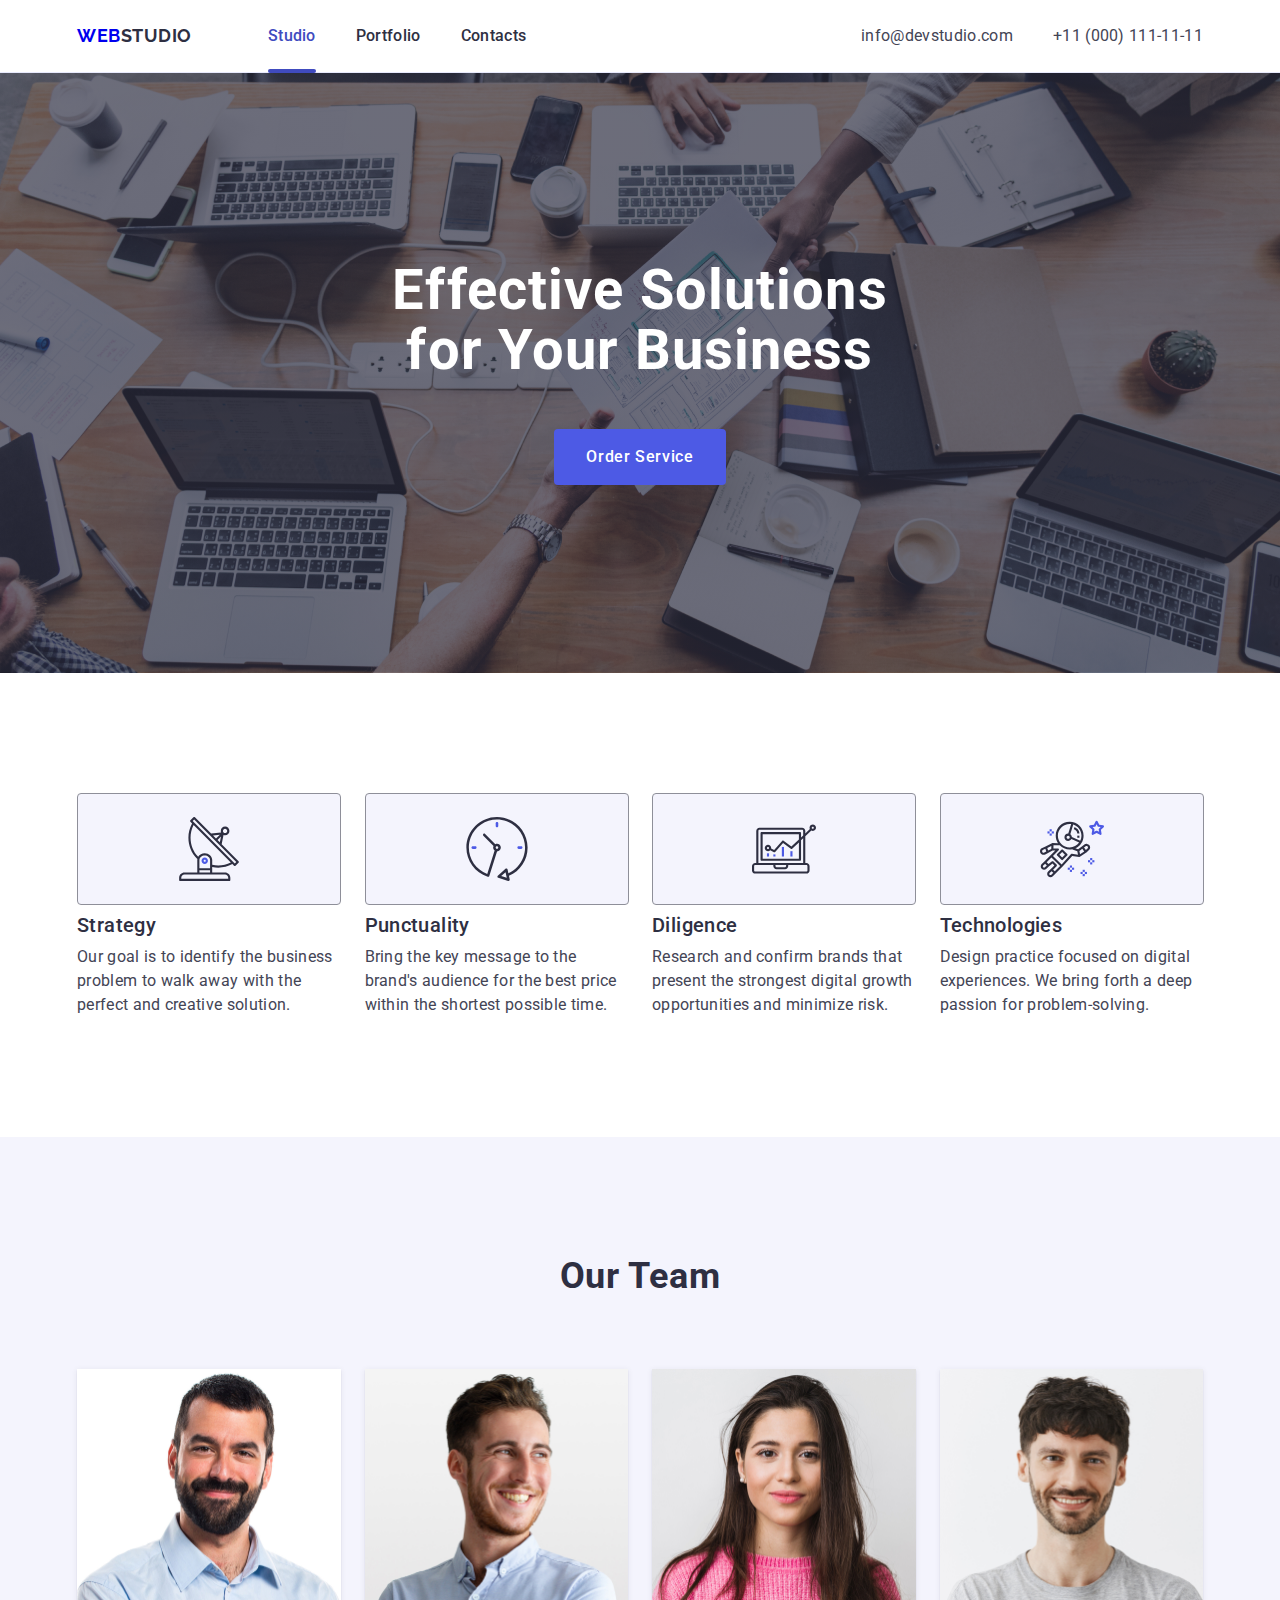
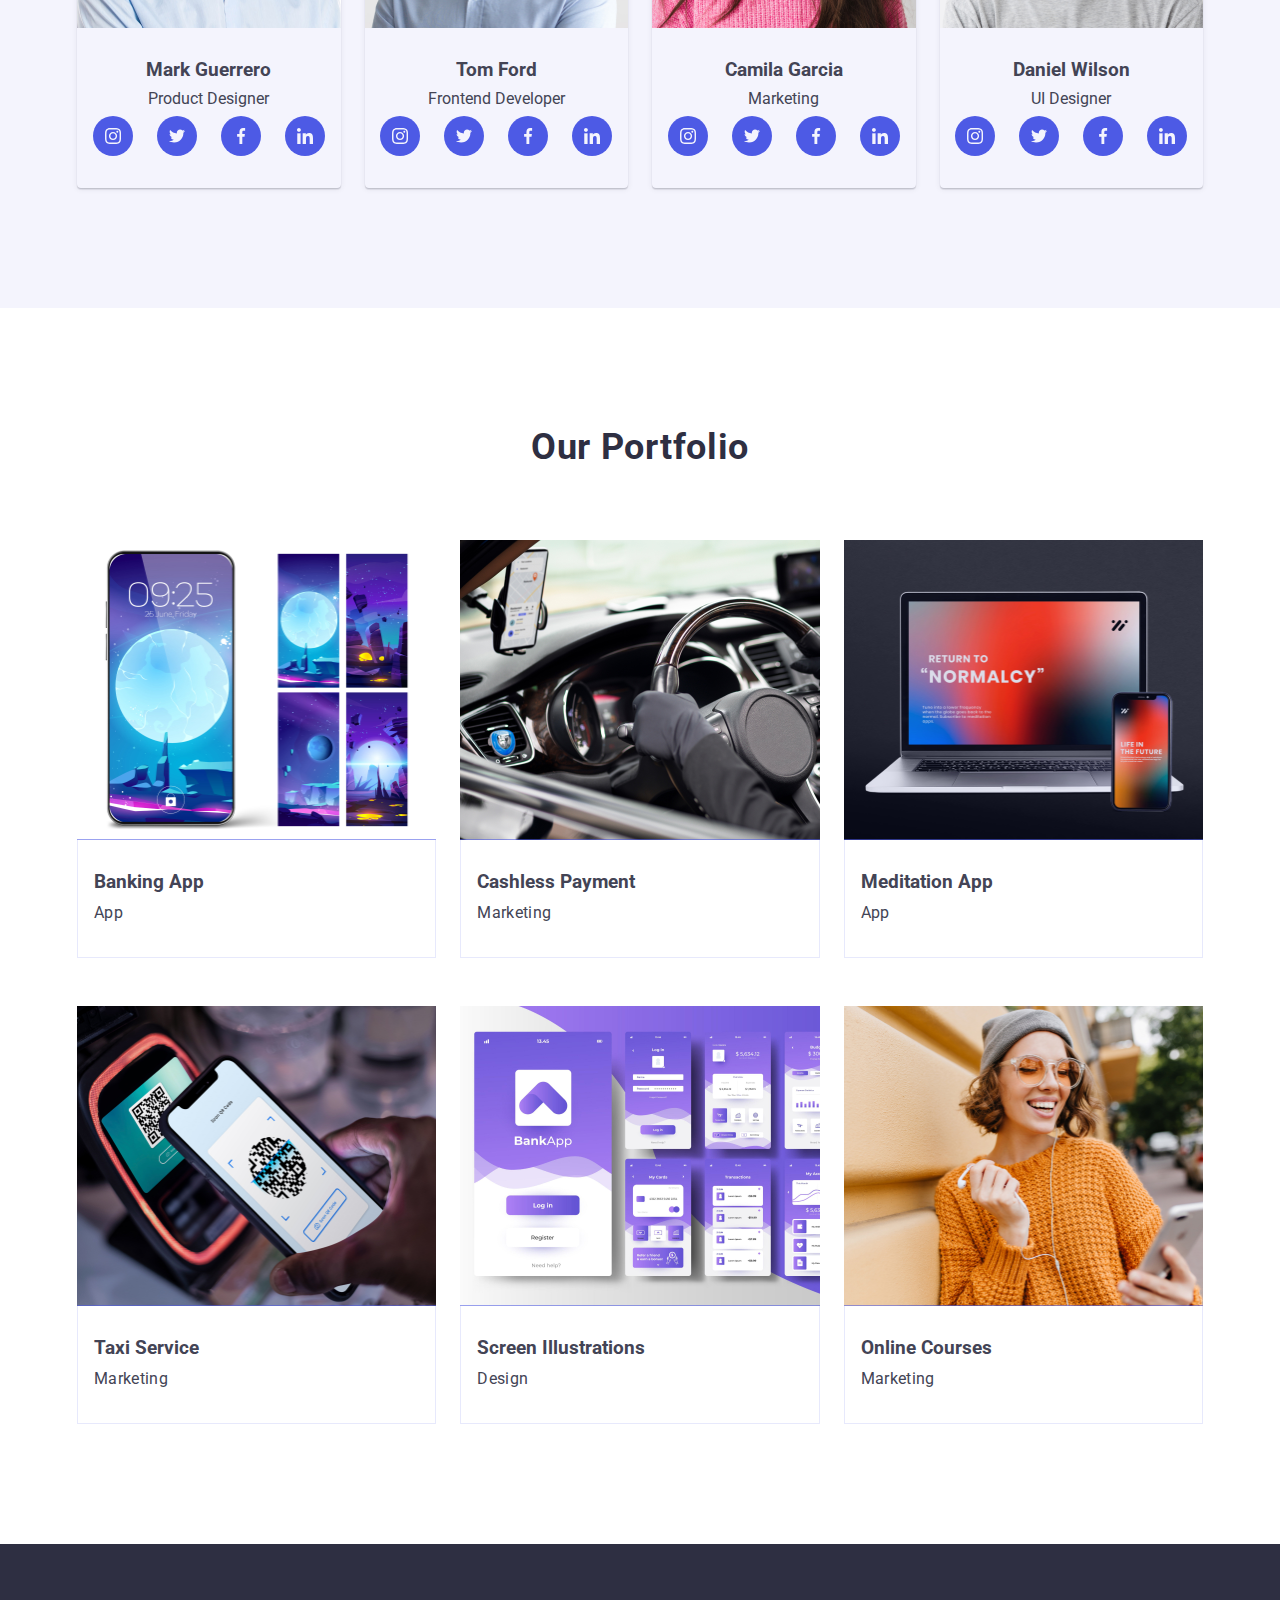
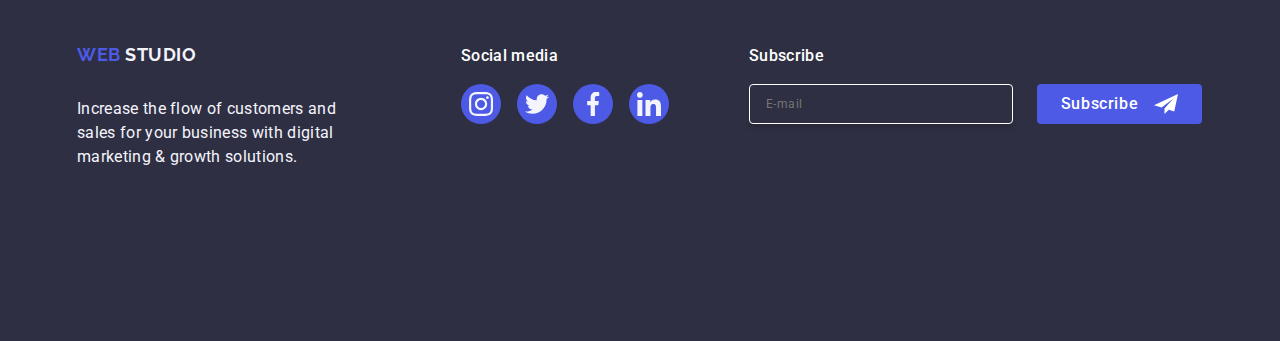
<file: index.html>
<!DOCTYPE html>
<html lang="en">
<head>
    <meta charset="UTF-8">
    <meta name="viewport" content="width=device-width, initial-scale=1.0">
    <title>WebStudio</title>
    <link rel="stylesheet" href="https://cdn.jsdelivr.net/npm/modern-normalize@2.0.0/modern-normalize.min.css">
    <link rel="stylesheet" href="https://cdnjs.cloudflare.com/ajax/libs/modern-normalize/2.0.0/modern-normalize.min.css"
        integrity="sha512-4xo8blKMVCiXpTaLzQSLSw3KFOVPWhm/TRtuPVc4WG6kUgjH6J03IBuG7JZPkcWMxJ5huwaBpOpnwYElP/m6wg=="
        crossorigin="anonymous" referrerpolicy="no-referrer" />
        <link rel="stylesheet" href="https://cdnjs.cloudflare.com/ajax/libs/modern-normalize/2.0.0/modern-normalize.min.css"
            integrity="sha512-4xo8blKMVCiXpTaLzQSLSw3KFOVPWhm/TRtuPVc4WG6kUgjH6J03IBuG7JZPkcWMxJ5huwaBpOpnwYElP/m6wg=="
            crossorigin="anonymous" referrerpolicy="no-referrer" />
    <link rel="stylesheet" href="./css/styles.css">
    <link rel="preconnect" href="https://fonts.googleapis.com">
    <link rel="preconnect" href="https://fonts.gstatic.com" crossorigin>
    <link href="https://fonts.googleapis.com/css2?family=Raleway:wght@700&family=Roboto:wght@400;500;700&display=swap"
        rel="stylesheet">
</head>
<body>
    <header class="header">
        <div class="container header-container">
        <nav class="header-navigation">
            <a class="logo" href="./index.html">Web<span class="header-logo">Studio</span></a>
            <ul class="nav-list">
                <li><a  class="nav-link current" href="./index.html">Studio</a></li>
                <li><a class="nav-link" href="">Portfolio</a></li>
                <li><a class="nav-link" href="">Contacts</a></li>
            </ul>
        </nav>
        <address class="address">
            <ul class="address-list">
                <li><a class="address-link" href="mailto:info@devstudio.com">info@devstudio.com</a></li>
                <li><a class="address-link" href="tel:+110001111111">+11 (000) 111-11-11</a></li>
            </ul>
        </address>
        <button type="button" class="open-menu-btn">
            <svg width="24"  height="24">
                <use href="./images/icomoon/icons.svg#icon-open_menu"></use>
            </svg>
        </button>
    </div>
    <div class="mob-menu ">
        <div>
        <button type="button" class="close-menu-btn">
            <svg class="mob-close-icon" width="8" height="8">
                <use href="./images/icomoon/icons.svg#icon-close">
                </use>
            </svg>
        </button>
        <nav>
        <ul class="mob-list">
            <li class="mob-menu-item"><a class="mob-link current" href="./index.html">Studio</a></li>
            <li class="mob-menu-item"><a class="mob-link" href="">Portfolio</a></li>
            <li class="mob-menu-item"><a class="mob-link" href="">Contacts</a></li>
        </ul>
        </nav>
        </div>

            <ul class="address-list-mob">
                <li class="address-mob-item"><a class="address-mob" href="tel:+110001111111">+11 (000) 111-11-11</a></li>
                <li class="address-mob-item"><a class="address-mob" href="mailto:info@devstudio.com">info@devstudio.com</a></li>
                
            </ul>

        <ul class="mob-list-icon">
            <li class="mob-link-icon">
                <a class="mob-social-link" href="">
                    <svg class="mob-social-icon" width="16" height="16">
                        <use class="mob-icon-wrap" href="./images/icomoon/icons.svg#icon-instagram">
                        </use>
                    </svg>
                </a>
            </li>
            <li class="mob-link-icon">
                <a class="mob-social-link" href="">
                    <svg class="mob-social-icon" width="16" height="16">
                        <use class="mob-icon-wrap" href="./images/icomoon/icons.svg#icon-twitter-21">
                        </use>
                    </svg>
                </a>
            </li>
            <li class="mob-link-icon">
                <a class="mob-social-link" href="">
                    <svg class="mob-social-icon" width="16" height="16">
                        <use class="mob-icon-wrap" href="./images/icomoon/icons.svg#icon-facebook">
                        </use>
                    </svg>
                </a>
            </li>
            <li class="mob-link-icon">
                <a class="mob-social-link" href="">
                    <svg class="mob-social-icon" width="16" height="16">
                        <use class="mob-icon-wrap" href="./images/icomoon/icons.svg#icon-linkedin">
                        </use>
                    </svg>
                </a>
            </li>
        </ul>
    </div>
    </header>

    <main>
    <section class="hero">
        <div class="container">
            <h1 class="hero-title">Effective Solutions
                 for Your Business</h1>
            <button type="button" style="cursor: pointer;" class="hero-button">Order Service</button>
            </div>
    </section>
    <section class="features">
        <div class="container">
    <h2 class="visually-hidden">Features</h2>
    <!-- Compani discription -->
        <ul class="features-list">
            <li class="features-item">
                <div class="features-icon">
                <svg class="icon-features" width="64" height="64">
                    <use href="./images/icomoon/icons.svg#icon-antenna-1">
                    </use>
                </svg>
                </div>
                <h3 class="features-subtitle">Strategy</h3>
                <p class="features-item-text">Our goal is to identify the business
                problem to walk away with the perfect and creative solution.</p>
            </li>
        
            <li class="features-item">
                <div class="features-icon">
                     <svg class="icon-features" width="64" height="64">
                     <use href="./images/icomoon/icons.svg#icon-clock-1">
                     </use>
                     </svg>
                </div>
                <h3 class="features-subtitle">Punctuality</h3>
                <p class="features-item-text">Bring the key message to the brand's audience for the best price within the shortest possible time.</p>
            </li>
            <li class="features-item">
                <div class="features-icon">
                      <svg class="icon-features" width="64" height="64">
                     <use href="./images/icomoon/icons.svg#icon-diagram-1">
                     </use>
                     </svg>
                </div>
                <h3 class="features-subtitle">Diligence</h3>
                <p class="features-item-text">Research and confirm brands that present the strongest digital growth opportunities and minimize risk.</p>
            </li>
            <li class="features-item">
                <div class="features-icon">
                    <svg class="icon-features" width="64" height="64">
                <use href="./images/icomoon/icons.svg#icon-astronaut-1">
                </use>
            </svg>
            </div>
            <h3 class="features-subtitle">Technologies</h3>
        <p class="features-item-text">Design practice focused on digital experiences. We bring forth a deep passion for problem-solving.</p>
    </li>
    </ul>
    </div>
    </section>

    <section class="our-team" >
        <div class="container container-narrow">
    <h2 class="our-team-subtitle">Our Team</h2>
    <ul class="team-list">
    <li class="team-item"> 
        <img
        srcset="./images/img1.jpg 1x,
          ./images/img (2) mob.jpg 2x"
        src="./images/img1.jpg" 
        alt="product-designer" 
        width=264
        class="team-image">
        <div class="ot-title">
    <h3 class="team-subtitle">Mark Guerrero</h3>
    <p class="team-text">Product Designer</p>
    <ul class="our-team-icon">
        <li class="link-icon">
            <a class="icon" href="">
                <svg class="team-icon" width="16" height="16">
                    <use class="team-icon-wrap" href="./images/icomoon/icons.svg#icon-instagram">
                    </use>
                </svg>
            </a>
        </li>
        <li class="link-icon">
            <a class="icon" href="">
                <svg class="team-icon" width="16" height="16">
                    <use class="team-icon-wrap" href="./images/icomoon/icons.svg#icon-twitter-21">
                    </use>
                </svg>
            </a>
        </li>
        <li class="link-icon">
            <a class="icon" href="">
                <svg class="team-icon" width="16" height="16">
                    <use class="team-icon-wrap" href="./images/icomoon/icons.svg#icon-facebook">
                    </use>
                </svg>
            </a>
        </li>
        <li class="link-icon">
            <a class="icon" href="">
                <svg class="team-icon" width="16" height="16">
                    <use class="team-icon-wrap" href="./images/icomoon/icons.svg#icon-linkedin">
                    </use>
                </svg>
            </a>
        </li>
        
    </ul>
        </div>
    </li>
    <li class="team-item">
         <img 
         srcset="./images/img2.jpg 1x, 
         ./images/img (3) mob.jpg 2x
         "
         src="./images/img2.jpg" 
         alt="frontend-developer"
          width=264
          class="team-image">
        <div class="ot-title">
        <h3 class="team-subtitle">Tom Ford</h3>
        <p class="team-text">Frontend Developer</p>
        <ul class="our-team-icon">
            <li class="link-icon">
                <a class="icon" href="">
                    <svg class="team-icon" width="16" height="16">
                        <use class="team-icon-wrap" href="./images/icomoon/icons.svg#icon-instagram">
                        </use>
                    </svg>
                </a>
            </li>
            <li class="link-icon">
                <a class="icon" href="">
                    <svg class="team-icon" width="16" height="16">
                        <use class="team-icon-wrap" href="./images/icomoon/icons.svg#icon-twitter-21">
                        </use>
                    </svg>
                </a>
            </li>
            <li class="link-icon">
                <a class="icon" href="">
                    <svg class="team-icon" width="16" height="16">
                        <use class="team-icon-wrap" href="./images/icomoon/icons.svg#icon-facebook">
                        </use>
                    </svg>
                </a>
            </li>
            <li class="link-icon">
                <a class="icon" href="">
                    <svg class="team-icon" width="16" height="16">
                        <use class="team-icon-wrap" href="./images/icomoon/icons.svg#icon-linkedin">
                        </use>
                    </svg>
                </a>
            </li>
        </ul>
        </div>
    </li>
    <li class="team-item"> 
        <img
        srcset="./images/img3.jpg 1x,
        ./images/img (4) mob.jpg 2x"
        src="./images/img3.jpg" 
        alt="marketing"
         width=264
         class="team-image">
        <div class="ot-title">
        <h3 class="team-subtitle">Camila Garcia</h3>
        <p class="team-text">Marketing</p>
        <ul class="our-team-icon">
            <li class="link-icon">
                <a class="icon" href="">
                    <svg class="team-icon" width="16" height="16">
                        <use class="team-icon-wrap" href="./images/icomoon/icons.svg#icon-instagram">
                        </use>
                    </svg>
                </a>
            </li>
            <li class="link-icon">
                <a class="icon" href="">
                    <svg class="team-icon" width="16" height="16">
                        <use class="team-icon-wrap" href="./images/icomoon/icons.svg#icon-twitter-21">
                        </use>
                    </svg>
                </a>
            </li>
            <li class="link-icon">
                <a class="icon" href="">
                    <svg class="team-icon" width="16" height="16">
                        <use class="team-icon-wrap" href="./images/icomoon/icons.svg#icon-facebook">
                        </use>
                    </svg>
                </a>
            </li>
            <li class="link-icon">
                <a class="icon" href="">
                    <svg class="team-icon" width="16" height="16">
                        <use class="team-icon-wrap" href="./images/icomoon/icons.svg#icon-linkedin">
                        </use>
                    </svg>
                </a>
            </li>
        </ul>
        </div>
    </li>
    
    <li class="team-item">
         <img
         srcset="./images/img4.jpg 1x,
         ./images/img (4) mob.jpg 2x"
         src="./images/img4.jpg"
          alt="ui-designer" 
          width=264
          class="team-image">
        <div class="ot-title">
        <h3 class="team-subtitle">Daniel Wilson</h3>
        <p class="team-text">UI Designer</p>
        <ul class="our-team-icon">
            <li class="link-icon">
                <a class="icon" href="">
                    <svg class="team-icon" width="16" height="16">
                        <use class="team-icon-wrap" href="./images/icomoon/icons.svg#icon-instagram">
                        </use>
                    </svg>
                </a>
            </li>
            <li class="link-icon">
                <a class="icon" href="">
                    <svg class="team-icon" width="16" height="16">
                        <use class="team-icon-wrap" href="./images/icomoon/icons.svg#icon-twitter-21">
                        </use>
                    </svg>
                </a>
            </li>
            <li class="link-icon">
                <a class="icon" href="">
                    <svg class="team-icon" width="16" height="16">
                        <use class="team-icon-wrap" href="./images/icomoon/icons.svg#icon-facebook">
                        </use>
                    </svg>
                </a>
            </li>
            <li class="link-icon">
                <a class="icon" href="">
                    <svg class="team-icon" width="16" height="16">
                        <use class="team-icon-wrap" href="./images/icomoon/icons.svg#icon-linkedin">
                        </use>
                    </svg>
                </a>
            </li>
        </ul>
        </div>
    </li>
</ul>
</div>
    </section>

<section class="our-portfolio">
    <div class="container">
    <h2 class="our-portfolio-subtitle">Our Portfolio</h2>
    <ul class="portfolio-list">
        <li class="portfolio-item">
            <div class="overlay-payment">
                <picture>
                    <source src="./images/banking app 1x dec.jpg 1x, ./images/banking app 2x dec.jpg 2x" media="(min-width:1158px)">
                    <source src="./images/banking app 1x tab.jpg 1x, ./images/banking app 2x tab.jpg 2x" media="(min-width:768px)">
                    <source src="./images/banking app 1x mob.jpg 1x, ./images/banking app 2x mob.jpg 2x" media="(min-width:320px)">
                <img srcset="./images/img-1.jpg 1x,
                            ./images/img mobi.jpg 2x" 
                            src="./images/img-1.jpg" 
                            alt="app1" width=360 height=300 
                            class="portfolio-image">
                </picture>
            <p class="overlay">
            14 Stylish and User-Friendly App Design Concepts · Task Manager App · Calorie Tracker App · 
            Exotic Fruit Ecommerce App ·
            Cloud Storage App
            </p>
            </div>
            <div class="op-title">
            <h3 class="portfolio-subtitle">Banking App</h3>
            <p class="portfolio-text">App</p>
            </div>
        </li>
        <li class="portfolio-item">
            <div class="overlay-payment">
                <picture>
                    <source src="./images/cashless payment 1x dec.jpg 1x, ./images/cashless payment 2x dec.jpg 2x" media="(min-width:1158px)">
                    <source src="./images/cashless payment 1x tab.jpg 1x, ./images/cashless payment 2x tab.jpg 2x" media="(min-width:768px)">
                    <source src="./images/cashless payment 1x mob.jpg 1x, ./images/cashless payment 2x mob.jpg 2x" media="(min-width:320px)">
                    <img srcset="./images/img-2.jpg 1x,
                                ./images/img (2) mobi.jpg 2x" 
                                src="./images/img-2.jpg" 
                                alt="marketing1" width=360 height=300
                                class="portfolio-image">
                </picture>
             <p class="overlay">
                14 Stylish and User-Friendly App Design Concepts · Task Manager App · Calorie Tracker App ·
                Exotic Fruit Ecommerce App ·
                Cloud Storage App
            </p>
            </div>
             <div class="op-title">
             <h3 class="portfolio-subtitle">Cashless Payment</h3>
            <p class="portfolio-text">Marketing</p>
            </div>
        </li>
        <li class="portfolio-item">
        <div class="overlay-payment">
            <picture>
                <source src="./images/meditation app 1x dec.jpg 1x, ./images/meditation app 2x dec.jpg 2x"
                    media="(min-width:1158px)">
                <source src="./images/meditation app 1x tab.jpg 1x, ./images/meditation app 2x tab.jpg 2x"
                    media="(min-width:768px)">
                <source src="./images/meditation app 1x mob.jpg 1x, ./images/meditation app 2x mob.jpg 2x"
                    media="(min-width:320px)">
            <img srcset="./images/img-3.jpg 1x,
                        ./images/img (3) mobi.jpg 2x"
                         src="./images/img-3.jpg" 
                         alt="app2" width=360 height=300
                         class="portfolio-image">
                </picture>
            <p class="overlay">
                14 Stylish and User-Friendly App Design Concepts · Task Manager App · Calorie Tracker App ·
                Exotic Fruit Ecommerce App ·
                Cloud Storage App
            </p>
            </div>
            <div class="op-title">
            <h3 class="portfolio-subtitle">Meditation App</h3>
            <p class="portfolio-text">App</p>
            </div>
        </li>
        <li class="portfolio-item">
            <div class="overlay-payment">
                <picture>
                    <source src="./images/taxi service 1x dec.jpg 1x, ./images/taxi service 2x dec.jpg 2x"
                        media="(min-width:1158px)">
                    <source src="./images/taxi service 1x tab.jpg 1x, ./images/taxi service 2x tab.jpg 2x"
                        media="(min-width:768px)">
                    <source src="./images/taxi service 1x mob.jpg 1x, ./images/taxi service 2x mob.jpg 2x"
                        media="(min-width:320px)">
                <img srcset="./images/img-4.jpg 1x,
                            ./images/img (4) mobi.jpg 2x" 
                            src="./images/img-4.jpg" 
                            alt="marketing2" width=360 height=300
                            class="portfolio-image">
                    </picture>
             <p class="overlay">
            14 Stylish and User-Friendly App Design Concepts · Task Manager App · Calorie Tracker App ·
            Exotic Fruit Ecommerce App ·
            Cloud Storage App
        </p>
        </div>
             <div class="op-title">
             <h3 class="portfolio-subtitle">Taxi Service</h3>
            <p class="portfolio-text">Marketing</p>
            </div>
        </li>
        <li class="portfolio-item">
            <div class="overlay-payment">
                <picture>
                    <source src="./images/screen illustrations 1x dec.jpg 1x, ./images/screen illustrations 2x dec.jpg 2x" media="(min-width:1158px)">
                    <source src="./images/screen illustrations 1x tab.jpg 1x, ./images/screen illustrations 2x tab.jpg 2x" media="(min-width:768px)">
                    <source src="./images/screen illustrations 1x mob.jpg 1x, ./images/screen illustrations 2x mob.jpg 2x" media="(min-width:320px)">
                <img 
                           srcset="./images/img-5.jpg 1x,
                            ./images/img (5) mobi.jpg 2x" 
                            src="./images/img-5.jpg" 
                            alt="design" width=360 height=300
                            class="portfolio-image">
                </picture>
            <p class="overlay">
            14 Stylish and User-Friendly App Design Concepts · Task Manager App · Calorie Tracker App ·
            Exotic Fruit Ecommerce App ·
            Cloud Storage App
        </p>
        </div>
            <div class="op-title">
            <h3 class="portfolio-subtitle">Screen Illustrations</h3>
            <p class="portfolio-text">Design</p>
        </div>
        </li>
        <li class="portfolio-item">
            <div class="overlay-payment">
                <picture>
                    <source src="./images/online courses 1x dec.jpg 1x, ./images/online courses 2x dec.jpg 2x"
                        media="(min-width:1158px)">
                    <source src="./images/online courses 1x tab.jpg 1x, ./images/online courses 2x tab.jpg 2x"
                        media="(min-width:768px)">
                    <source src="./images/online courses 1x mob.jpg 1x, ./images/online courses 2x mob.jpg 2x"
                        media="(min-width:320px)">
                <img srcset="./images/img.jpg 1x,
                            ./images/img (6) mobi.jpg 2x"
                             src="./images/img.jpg" 
                             alt="marketing3" width=360 height=300
                             class="portfolio-image">
                    </picture>
             <p class="overlay">
            14 Stylish and User-Friendly App Design Concepts · Task Manager App · Calorie Tracker App ·
            Exotic Fruit Ecommerce App ·
            Cloud Storage App
        </p>
        </div>
             <div class="op-title">
             <h3 class="portfolio-subtitle">Online Courses</h3>
            <p class="portfolio-text">Marketing</p>
        </div>
        </li>
    </ul>
    </div>
</section>
    </main>

    <footer class="footer">
        <div class="container container-narrow footer-container">
            <div class="f-container">
        <a href="./index.html" 
        class="footer-logo">Web <span class="footer-logo-web">Studio</span></a>
        <p class="footer-text">Increase the flow of customers 
            and sales for your business with 
            digital marketing & growth solutions.</p>
            </div>
<div class="container-footer">
    <p class="footer-text-two">Social media</p>
    <ul class="footer-list">
        <li class="footer-item">
            <a class="footer-item-icon" href="">
<svg class="footer-icon" width="24" height="24">
    <use href="./images/icomoon/icons.svg#icon-instagram">
    </use>
</svg>
 </a>
</li>
    <li class="footer-item">
        <a class="footer-item-icon" href="">
            <svg class="footer-icon" width="24" height="24">
                <use href="./images/icomoon/icons.svg#icon-twitter-21">
                </use>
            </svg>
        </a>
    </li>
        <li class="footer-item">
            <a class="footer-item-icon" href="">
                <svg class="footer-icon" width="24" height="24">
                    <use href="./images/icomoon/icons.svg#icon-facebook">
                    </use>
                </svg>
            </a>
        </li>
            <li class="footer-item">
                <a class="footer-item-icon" href="">
                    <svg class="footer-icon" width="24" height="24">
                        <use href="./images/icomoon/icons.svg#icon-linkedin">
                        </use>
                    </svg>
                </a>
            </li>

    </ul>
</div>
<div class="footer-subscribe">
    <p class="footer-text-three">Subscribe</p>
    <form class="footer-form">
        <label for="email" class="footer-label">
            <input 
            type="email"
            name="email"
            class="footer-input"
            id="email"
            placeholder="E-mail">
        </label>
        <button type="submit" class="footer-btn">Subscribe
            <svg class="footer-frame-icon" width="24" height="24">
                <use href="./images/icomoon/icons.svg#icon-Frame-3"></use>
            </svg>
        </button>
    </form>
</div>
</div>
    </footer>
<div class="backdrop ">
    <div class="modal">
        <button type="button" class="modal-close">
            <svg class="modal-close-icon" width="8" height="8">
                <use href="./images/icomoon/icons.svg#icon-close">
                </use>
            </svg>
        </button>
        <p class="modal-title title">Leave your contacts and we will call you back</p>
        <form class="modal-form">
            <div class="modal-field">
            <label for="user-name" class="modal-label">Name</label>
            <div class="modal-field-wrap">
            <input 
            type="text" 
            name="user-name" 
            class="modal-input" 
            placeholder="Enter name"
            required
            id="user-name"
            />
            <svg class="modal-icon" width="18" height="24">
                <use href="./images/icomoon/icons.svg#icon-person"></use>
            </svg>
            </div>
        </div>
        <div class="modal-field">
            <label for="tel" class="modal-label">Phone</label>
            <div class="modal-field-wrap">
            <input 
             type="text" 
            name="user-tel" 
            class="modal-input" 
            required
            id="tel"
            />
            <svg class="modal-icon" width="18" height="24">
                <use href="./images/icomoon/icons.svg#icon-phone"></use>
            </svg>
            </div>
            </div>
            <div class="modal-field">
                <label for="email" class="modal-label">Email</label>
            <div class="modal-field-wrap">
                <input 
            type="email" 
            name="user-email" 
            class="modal-input" 
            id="user-email"
            />
            <svg class="modal-icon" width="18" height="24">
                <use href="./images/icomoon/icons.svg#icon-email"></use>
            </svg>
            </div>
            </div>
                <div class="modal-field-textarea">
                <label for="user-comment" class="modal-label">Comment</label>
                <textarea 
                name="user-comment"
                 id="user-comment" 
                 class="modal-text"
                 placeholder="Text input"
                 ></textarea>
            </div>
            <div class="modal-field-checkbox">
            <input 
            type="checkbox"
            name="user-privacy"
            id="user-privacy"
            value="true"
            class="modal-check visually-hidden"
            />
            <label for="user-privacy" class="modal-check-text"
            > <span class="modal-check-span">
                <svg class="check-icon" width="10" height="8">
                    <use href="./images/icomoon/icons.svg#icon-Vector"></use>
                </svg>
            </span>I accept the terms and conditions of the 
            <a class="text-privacy" href="">Privacy Policy</a>
            </label>
            </div >
            <button type="submit" class="modal-btn">Send</button>
        </form>


    </div>
</div>


</body>
</html>
</file>
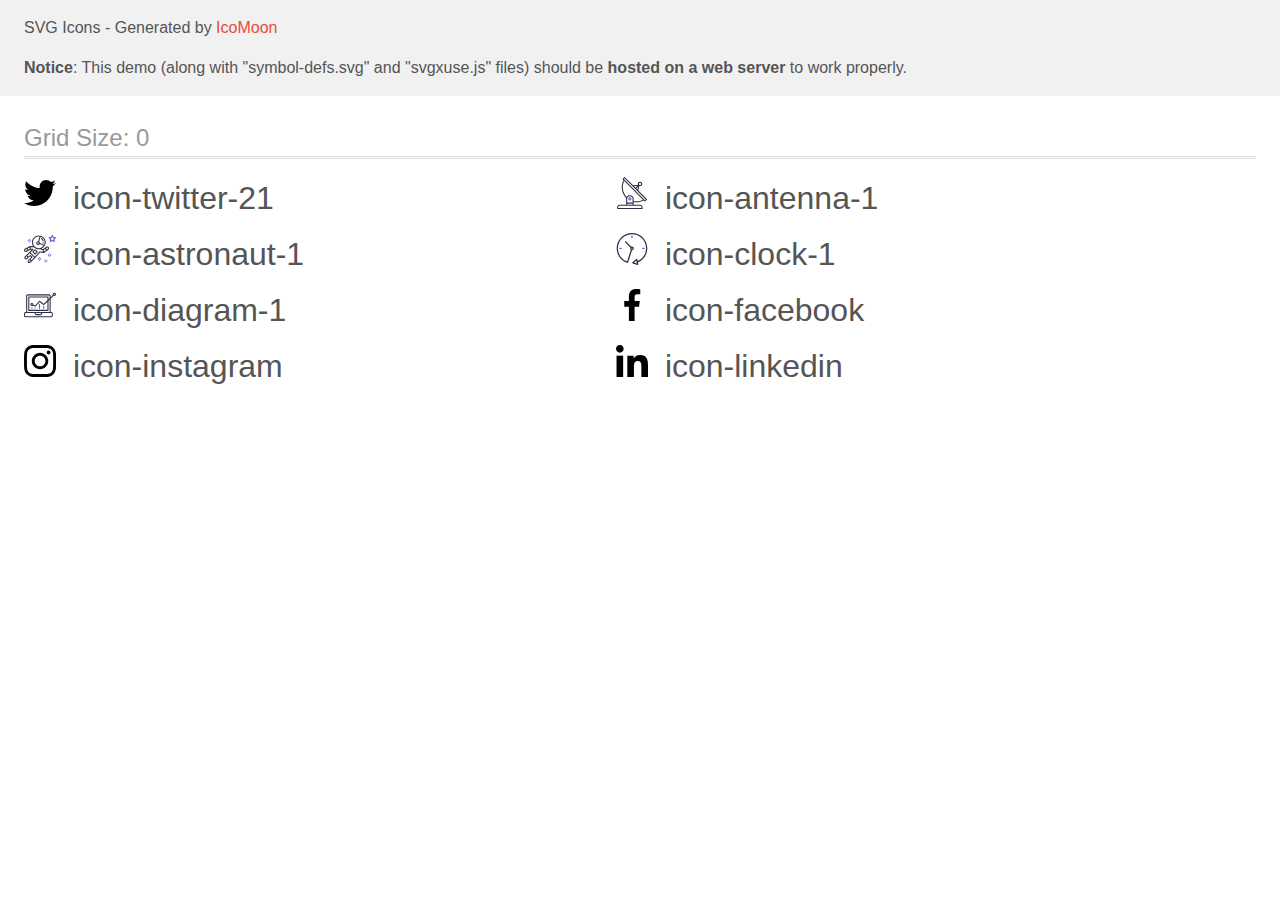
<file: images/icomoon/demo-external-svg.html>
<!doctype html>
<html>
<head>
    <title>IcoMoon - SVG Icons</title>
    <meta charset="utf-8">
    <meta name="viewport" content="width=device-width, initial-scale=1">
    <link rel="stylesheet" href="demo-files/demo.css">
    <link rel="stylesheet" href="style.css">
</head>
<body>
<header class="bgc1 clearfix">
<div class="mhl">
    <p>SVG Icons - Generated by <a href="https://icomoon.io/app">IcoMoon</a></p><p><strong>Notice</strong>: This demo (along with "symbol-defs.svg" and "svgxuse.js" files) should be <b>hosted on a web server</b> to work properly.</p>
</div>
</header>
    <div class="clearfix mhl ptl">
        <h1 class="mvm mtn fgc1">Grid Size: 0</h1>
        <div class="glyph fs1">
            <div class="clearfix pbs">
                <svg class="icon icon-twitter-21"><use xlink:href="symbol-defs.svg#icon-twitter-21"></use></svg><span class="name"> icon-twitter-21</span>
            </div>
        </div>
        <div class="glyph fs1">
            <div class="clearfix pbs">
                <svg class="icon icon-antenna-1"><use xlink:href="symbol-defs.svg#icon-antenna-1"></use></svg><span class="name"> icon-antenna-1</span>
            </div>
        </div>
        <div class="glyph fs1">
            <div class="clearfix pbs">
                <svg class="icon icon-astronaut-1"><use xlink:href="symbol-defs.svg#icon-astronaut-1"></use></svg><span class="name"> icon-astronaut-1</span>
            </div>
        </div>
        <div class="glyph fs1">
            <div class="clearfix pbs">
                <svg class="icon icon-clock-1"><use xlink:href="symbol-defs.svg#icon-clock-1"></use></svg><span class="name"> icon-clock-1</span>
            </div>
        </div>
        <div class="glyph fs1">
            <div class="clearfix pbs">
                <svg class="icon icon-diagram-1"><use xlink:href="symbol-defs.svg#icon-diagram-1"></use></svg><span class="name"> icon-diagram-1</span>
            </div>
        </div>
        <div class="glyph fs1">
            <div class="clearfix pbs">
                <svg class="icon icon-facebook"><use xlink:href="symbol-defs.svg#icon-facebook"></use></svg><span class="name"> icon-facebook</span>
            </div>
        </div>
        <div class="glyph fs1">
            <div class="clearfix pbs">
                <svg class="icon icon-instagram"><use xlink:href="symbol-defs.svg#icon-instagram"></use></svg><span class="name"> icon-instagram</span>
            </div>
        </div>
        <div class="glyph fs1">
            <div class="clearfix pbs">
                <svg class="icon icon-linkedin"><use xlink:href="symbol-defs.svg#icon-linkedin"></use></svg><span class="name"> icon-linkedin</span>
            </div>
        </div>
  </div>
<script defer src="svgxuse.js"></script>
</body>
</html>
</file>
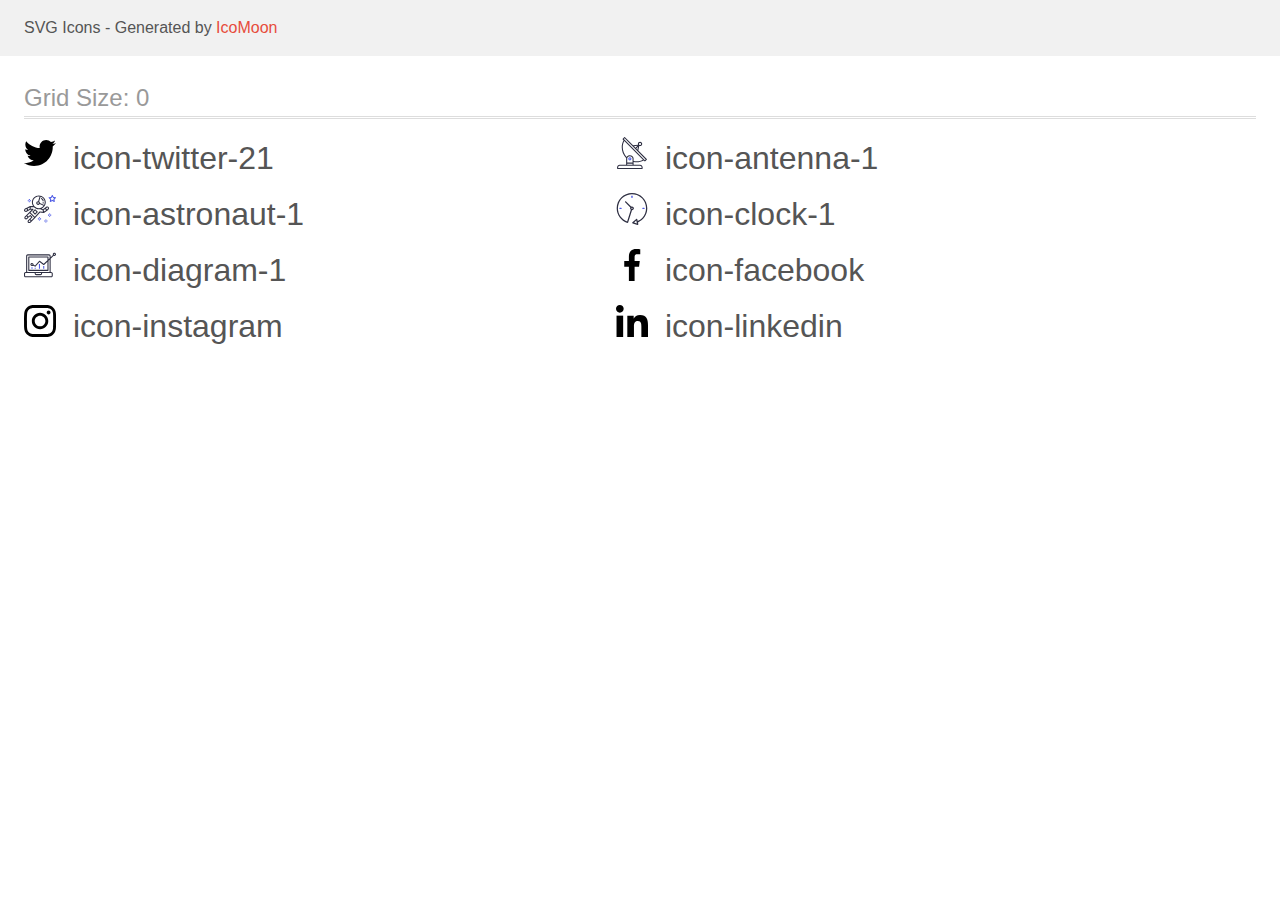
<file: images/icomoon/demo.html>
<!doctype html>
<html>
<head>
    <title>IcoMoon - SVG Icons</title>
    <meta charset="utf-8">
    <meta name="viewport" content="width=device-width, initial-scale=1">
    <link rel="stylesheet" href="demo-files/demo.css">
    <link rel="stylesheet" href="style.css">
</head>
<body>
<svg aria-hidden="true" style="position: absolute; width: 0; height: 0; overflow: hidden;" version="1.1" xmlns="http://www.w3.org/2000/svg" xmlns:xlink="http://www.w3.org/1999/xlink">
<defs>
<symbol id="icon-twitter-21" viewBox="0 0 32 32">
<path d="M32 6.078c-1.19 0.522-2.458 0.868-3.78 1.036 1.36-0.812 2.398-2.088 2.886-3.626-1.268 0.756-2.668 1.29-4.16 1.588-1.204-1.282-2.92-2.076-4.792-2.076-3.632 0-6.556 2.948-6.556 6.562 0 0.52 0.044 1.020 0.152 1.496-5.454-0.266-10.28-2.88-13.522-6.862-0.566 0.982-0.898 2.106-0.898 3.316 0 2.272 1.17 4.286 2.914 5.452-1.054-0.020-2.088-0.326-2.964-0.808 0 0.020 0 0.046 0 0.072 0 3.188 2.274 5.836 5.256 6.446-0.534 0.146-1.116 0.216-1.72 0.216-0.42 0-0.844-0.024-1.242-0.112 0.85 2.598 3.262 4.508 6.13 4.57-2.232 1.746-5.066 2.798-8.134 2.798-0.538 0-1.054-0.024-1.57-0.090 2.906 1.874 6.35 2.944 10.064 2.944 12.072 0 18.672-10 18.672-18.668 0-0.29-0.010-0.57-0.024-0.848 1.302-0.924 2.396-2.078 3.288-3.406z"></path>
</symbol>
<symbol id="icon-antenna-1" viewBox="0 0 32 32">
<path fill="#2e2f42" style="fill: var(--color1, #2e2f42)" d="M30.773 22.098l-8.443-8.505 0.937-4.615c0.242 0.094 0.499 0.144 0.758 0.146h0.006c1.192 0.014 2.17-0.941 2.184-2.133s-0.941-2.17-2.133-2.184c-1.192-0.014-2.17 0.941-2.184 2.133-0.003 0.255 0.039 0.509 0.125 0.749l-4.96 0.605-8.091-8.133c-0.099-0.101-0.235-0.159-0.377-0.16-0.14 0.001-0.274 0.056-0.373 0.155l-1.513 1.504c-0.208 0.208-0.208 0.546 0 0.754l0.814 0.826c-3.153 5.798-2.129 12.978 2.519 17.663 0.043 0.041 0.092 0.074 0.146 0.098-0.034 0.18-0.051 0.364-0.052 0.547v6.187h-6.4c-1.472 0.002-2.665 1.195-2.667 2.667v1.067c0 0.295 0.239 0.533 0.533 0.533h24.533c0.295 0 0.533-0.239 0.533-0.533v-1.067c-0.002-1.472-1.195-2.665-2.667-2.667h-6.4v-2.742c1.003 0.21 2.024 0.317 3.049 0.32 2.458-0.003 4.877-0.615 7.040-1.783l0.818 0.823c0.099 0.101 0.235 0.159 0.377 0.16 0.14-0.001 0.274-0.056 0.373-0.155l1.513-1.504c0.208-0.208 0.208-0.546 0-0.754zM23.28 6.233c0.418-0.415 1.093-0.414 1.509 0.004s0.414 1.093-0.004 1.508c-0.2 0.199-0.47 0.31-0.752 0.31h-0.003c-0.589-0.003-1.064-0.483-1.061-1.072 0.002-0.282 0.115-0.552 0.314-0.751h-0.002zM22.024 9.738l-0.598 2.946-1.175-1.182 1.774-1.763zM21.419 8.836l-1.92 1.909-1.485-1.493 3.405-0.415zM24.004 28.8c0.884 0 1.6 0.716 1.6 1.6v0.533h-23.467v-0.533c0-0.884 0.716-1.6 1.6-1.6h20.267zM16.537 26.667v1.067h-5.333v-1.067h5.333zM11.204 25.6v-4.053c0-1.294 1.196-2.347 2.667-2.347s2.667 1.053 2.667 2.347v4.053h-5.333zM17.604 23.904v-2.357c0-1.882-1.675-3.413-3.733-3.413-1.331-0.020-2.576 0.657-3.281 1.786-4.058-4.274-4.971-10.645-2.279-15.887l18.602 18.708c-2.872 1.461-6.165 1.873-9.309 1.163zM28.893 23.22l-21.057-21.181 0.755-0.752 7.935 7.98c0.004 0 0.006 0.007 0.010 0.010l13.115 13.191-0.757 0.752z"></path>
<path fill="#4d5ae5" style="fill: var(--color2, #4d5ae5)" d="M13.876 20.267h-0.005c-0.884-0.001-1.601 0.714-1.602 1.598s0.714 1.601 1.598 1.602h0.005c0.884 0.001 1.601-0.714 1.602-1.598s-0.714-1.601-1.598-1.602zM14.249 22.245c-0.1 0.1-0.236 0.156-0.378 0.155-0.295-0.002-0.532-0.242-0.531-0.536 0.001-0.141 0.057-0.276 0.157-0.375s0.233-0.154 0.373-0.155c0.295 0.002 0.532 0.242 0.531 0.536-0.001 0.141-0.057 0.276-0.157 0.375h0.005z"></path>
</symbol>
<symbol id="icon-astronaut-1" viewBox="0 0 32 32">
<path fill="#4d5ae5" style="fill: var(--color2, #4d5ae5)" d="M31.974 4.524c-0.063-0.193-0.229-0.333-0.43-0.363l-1.91-0.278-0.855-1.731c-0.179-0.365-0.777-0.365-0.956 0l-0.855 1.731-1.91 0.278c-0.201 0.029-0.367 0.17-0.431 0.363-0.062 0.193-0.011 0.405 0.135 0.547l1.383 1.348-0.326 1.903c-0.034 0.2 0.048 0.402 0.212 0.522 0.166 0.121 0.382 0.135 0.562 0.040l1.709-0.899 1.709 0.899c0.078 0.041 0.164 0.061 0.249 0.061 0.11 0 0.221-0.034 0.314-0.102 0.164-0.119 0.246-0.322 0.212-0.522l-0.326-1.903 1.383-1.348c0.145-0.142 0.197-0.354 0.135-0.547zM29.511 5.851c-0.125 0.122-0.183 0.299-0.153 0.472l0.191 1.114-1-0.526c-0.078-0.041-0.163-0.061-0.249-0.061s-0.17 0.020-0.249 0.061l-1.001 0.526 0.191-1.114c0.030-0.173-0.028-0.349-0.153-0.472l-0.81-0.789 1.119-0.163c0.174-0.025 0.324-0.134 0.402-0.292l0.5-1.013 0.5 1.013c0.078 0.157 0.228 0.267 0.402 0.292l1.119 0.163-0.809 0.789z"></path>
<path fill="#4d5ae5" style="fill: var(--color2, #4d5ae5)" d="M26.133 20.522h-1.067v1.067h1.067v-1.067z"></path>
<path fill="#4d5ae5" style="fill: var(--color2, #4d5ae5)" d="M26.133 22.656h-1.067v1.067h1.067v-1.067z"></path>
<path fill="#4d5ae5" style="fill: var(--color2, #4d5ae5)" d="M27.2 21.589h-1.067v1.067h1.067v-1.067z"></path>
<path fill="#4d5ae5" style="fill: var(--color2, #4d5ae5)" d="M25.067 21.589h-1.067v1.067h1.067v-1.067z"></path>
<path fill="#4d5ae5" style="fill: var(--color2, #4d5ae5)" d="M22.4 26.389h-1.067v1.067h1.067v-1.067z"></path>
<path fill="#4d5ae5" style="fill: var(--color2, #4d5ae5)" d="M22.4 28.522h-1.067v1.067h1.067v-1.067z"></path>
<path fill="#4d5ae5" style="fill: var(--color2, #4d5ae5)" d="M23.467 27.456h-1.067v1.067h1.067v-1.067z"></path>
<path fill="#4d5ae5" style="fill: var(--color2, #4d5ae5)" d="M21.333 27.456h-1.067v1.067h1.067v-1.067z"></path>
<path fill="#4d5ae5" style="fill: var(--color2, #4d5ae5)" d="M16 24.256h-1.067v1.067h1.067v-1.067z"></path>
<path fill="#4d5ae5" style="fill: var(--color2, #4d5ae5)" d="M16 26.389h-1.067v1.067h1.067v-1.067z"></path>
<path fill="#4d5ae5" style="fill: var(--color2, #4d5ae5)" d="M17.067 25.322h-1.067v1.067h1.067v-1.067z"></path>
<path fill="#4d5ae5" style="fill: var(--color2, #4d5ae5)" d="M14.933 25.322h-1.067v1.067h1.067v-1.067z"></path>
<path fill="#4d5ae5" style="fill: var(--color2, #4d5ae5)" d="M5.867 6.122h-1.067v1.067h1.067v-1.067z"></path>
<path fill="#4d5ae5" style="fill: var(--color2, #4d5ae5)" d="M5.867 8.255h-1.067v1.067h1.067v-1.067z"></path>
<path fill="#4d5ae5" style="fill: var(--color2, #4d5ae5)" d="M6.933 7.189h-1.067v1.067h1.067v-1.067z"></path>
<path fill="#4d5ae5" style="fill: var(--color2, #4d5ae5)" d="M4.8 7.189h-1.067v1.067h1.067v-1.067z"></path>
<path fill="#2e2f42" style="fill: var(--color1, #2e2f42)" d="M24.715 14.159c-0.287-0.388-0.709-0.637-1.188-0.705-0.481-0.068-0.956 0.058-1.34 0.352l-1.252 0.96-1.898 1.417-1.358-0.541c2.421-1.086 4.114-3.508 4.114-6.32 0-3.823-3.123-6.933-6.961-6.933s-6.961 3.11-6.961 6.933c0 1.386 0.414 2.674 1.12 3.758l-2.764-0.024c-0.002 0-0.003 0-0.005 0-0.009 0-0.015 0.004-0.023 0.005-0.053 0.002-0.105 0.013-0.155 0.031-0.013 0.005-0.026 0.008-0.038 0.013-0.006 0.003-0.013 0.003-0.019 0.006l-3.233 1.596c-0.001 0-0.001 0-0.001 0.001l-1.893 0.911c-0.021 0.009-0.042 0.021-0.063 0.035-0.755 0.502-1.012 1.489-0.598 2.295 0.22 0.429 0.595 0.745 1.056 0.889 0.178 0.055 0.359 0.083 0.539 0.083 0.29 0 0.577-0.071 0.839-0.211l1.388-0.738 2.264-1.169 1.357-0.008-5.442 5.416c-0.001 0.001-0.001 0.001-0.002 0.001l-1.339 1.333c-0.316 0.315-0.49 0.732-0.49 1.178s0.174 0.863 0.49 1.179c0.325 0.323 0.752 0.485 1.179 0.485s0.854-0.162 1.18-0.485l1.314-1.309 1.741-1.3 0.901 0.897-1.762 1.754c-0 0.001-0.001 0.001-0.002 0.001l-1.339 1.333c-0.316 0.315-0.49 0.732-0.49 1.178s0.174 0.863 0.49 1.179c0.325 0.323 0.753 0.485 1.18 0.485s0.855-0.162 1.18-0.485l3.482-3.467c0.001-0.001 0.001-0.001 0.001-0.002l1.010-1-0.004-0.004c0.006-0.006 0.015-0.009 0.022-0.015l5.166-5.658 3.471 0.494c0.025 0.004 0.050 0.005 0.075 0.005 0.065 0 0.127-0.015 0.187-0.038 0.018-0.006 0.033-0.015 0.050-0.023 0.019-0.010 0.039-0.015 0.058-0.027l3.213-2.133c0.012-0.008 0.018-0.021 0.029-0.029 0.013-0.010 0.029-0.014 0.041-0.026l1.271-1.191c0.662-0.62 0.753-1.635 0.212-2.362zM2.13 17.77c-0.173 0.093-0.37 0.111-0.558 0.052-0.187-0.058-0.338-0.186-0.427-0.358-0.161-0.314-0.068-0.695 0.214-0.902l1.314-0.632 0.449 1.313-0.992 0.527zM5.628 15.942l-1.548 0.8-0.439-1.283 2.027-1.001-0.040 1.484zM20.727 9.322c0 0.918-0.219 1.785-0.599 2.559l-4.181-1.899c-0.044-0.573-0.341-1.075-0.788-1.388l1.464-4.86c2.378 0.756 4.105 2.974 4.105 5.588zM8.938 9.322c0-3.235 2.644-5.867 5.894-5.867 0.253 0 0.5 0.021 0.745 0.052l-1.432 4.754c-0.019-0.001-0.037-0.006-0.057-0.006-1.033 0-1.873 0.837-1.873 1.867s0.84 1.867 1.873 1.867c0.694 0 1.294-0.383 1.618-0.945l3.862 1.755c-1.075 1.446-2.795 2.39-4.737 2.39-3.25 0-5.894-2.632-5.894-5.867zM14.894 10.122c0 0.441-0.362 0.8-0.806 0.8s-0.806-0.359-0.806-0.8c0-0.441 0.362-0.8 0.806-0.8s0.806 0.359 0.806 0.8zM2.465 25.146c-0.236 0.234-0.619 0.234-0.854 0.001-0.114-0.114-0.176-0.263-0.176-0.423s0.062-0.309 0.176-0.421l0.962-0.958 0.851 0.848-0.959 0.955zM5.679 28.88c-0.236 0.234-0.619 0.235-0.855 0.001-0.114-0.114-0.176-0.263-0.176-0.423s0.062-0.309 0.176-0.421l0.963-0.959 0.852 0.848-0.96 0.955zM9.16 25.411c-0.001 0-0.001 0-0.002 0.001l-1.765 1.76-0.852-0.848 1.763-1.755c0 0 0 0 0-0s0.001-0.001 0.002-0.001c0.040-0.040 0.065-0.088 0.090-0.135 0.007-0.014 0.020-0.026 0.026-0.040 0.017-0.041 0.019-0.085 0.026-0.129 0.003-0.025 0.014-0.047 0.014-0.073 0-0.036-0.013-0.070-0.020-0.106-0.006-0.032-0.006-0.065-0.019-0.095-0.020-0.050-0.055-0.094-0.091-0.138-0.010-0.012-0.014-0.027-0.025-0.038 0 0 0 0-0.001 0s-0.001-0.002-0.001-0.002l-1.607-1.6c-0.017-0.017-0.039-0.024-0.058-0.038-0.028-0.022-0.055-0.042-0.087-0.058-0.030-0.015-0.061-0.024-0.093-0.033-0.034-0.010-0.067-0.017-0.103-0.020-0.033-0.002-0.063 0.001-0.095 0.005-0.036 0.004-0.069 0.009-0.104 0.020-0.034 0.011-0.063 0.027-0.094 0.045-0.020 0.011-0.042 0.015-0.061 0.029l-1.773 1.324-0.901-0.897 2.399-2.386 4.361 4.289-0.928 0.919zM15.979 18.394c-0.015-0.002-0.030 0.004-0.045 0.003-0.039-0.002-0.076 0.001-0.115 0.007-0.030 0.005-0.059 0.011-0.088 0.021-0.034 0.012-0.065 0.028-0.097 0.047-0.030 0.018-0.057 0.037-0.083 0.061-0.013 0.011-0.028 0.017-0.040 0.029l-4.698 5.146-4.328-4.257 2.833-2.818c0.209-0.208 0.21-0.546 0.002-0.755-0.105-0.105-0.243-0.157-0.381-0.156v-0.001l-2.219 0.013 0.028-1.607 3.104 0.027c1.265 1.294 3.029 2.101 4.981 2.101 0.437 0 0.864-0.045 1.279-0.123 0.040 0.032 0.079 0.065 0.13 0.085l2.41 0.96 0.152 0.758 0.178 0.885-3.003-0.427zM20.020 18.572l-0.313-1.558 1.446-1.080 0.947 1.257-2.080 1.381zM23.774 15.741l-0.838 0.785-0.931-1.236 0.831-0.637c0.155-0.119 0.351-0.168 0.543-0.143 0.193 0.027 0.364 0.128 0.48 0.284 0.217 0.292 0.18 0.699-0.085 0.947z"></path>
<path fill="#2e2f42" style="fill: var(--color1, #2e2f42)" d="M13.602 18.544l-2.143-2.133c-0.207-0.207-0.545-0.207-0.753 0l-2.142 2.133c-0.1 0.101-0.157 0.236-0.157 0.378s0.056 0.278 0.157 0.378l2.142 2.133c0.104 0.103 0.241 0.155 0.377 0.155s0.273-0.052 0.376-0.155l2.143-2.133c0.1-0.1 0.157-0.236 0.157-0.378s-0.057-0.278-0.157-0.378zM11.083 20.303l-1.387-1.381 1.387-1.381 1.387 1.381-1.387 1.381z"></path>
<path fill="#2e2f42" style="fill: var(--color1, #2e2f42)" d="M17.164 5.071l-0.258 1.036c0.071 0.018 1.738 0.452 1.738 2.149h1.067c-0-2.017-1.666-2.965-2.547-3.185z"></path>
<path fill="#2e2f42" style="fill: var(--color1, #2e2f42)" d="M19.711 9.322h-1.067v1.067h1.067v-1.067z"></path>
</symbol>
<symbol id="icon-clock-1" viewBox="0 0 32 32">
<path fill="#2e2f42" style="fill: var(--color1, #2e2f42)" d="M31.297 15.301c-0.002-8.452-6.855-15.303-15.308-15.301s-15.303 6.855-15.301 15.308c0.001 6.658 4.307 12.551 10.649 14.576 0.061 0.019 0.124 0.029 0.187 0.029 0.121-0 0.239-0.032 0.342-0.094 0.135-0.080 0.236-0.207 0.283-0.356l3.865-12.25c1.057-0.005 1.909-0.866 1.903-1.923s-0.866-1.909-1.923-1.903c-0.284 0.001-0.565 0.067-0.82 0.191l-5.106-5.107c-0.253-0.245-0.657-0.238-0.902 0.016-0.239 0.247-0.239 0.639 0 0.886l5.103 5.109c-0.392 0.799-0.168 1.764 0.536 2.309l-3.683 11.673c-7.278-2.681-11.004-10.754-8.323-18.032s10.754-11.004 18.032-8.323c7.278 2.681 11.004 10.754 8.323 18.032-1.31 3.556-4.001 6.431-7.462 7.973l-0.398-1.874c-0.073-0.345-0.411-0.565-0.756-0.492-0.109 0.023-0.209 0.074-0.293 0.148l-3.837 3.426c-0.263 0.234-0.287 0.637-0.052 0.9 0.076 0.085 0.174 0.149 0.283 0.184l4.899 1.564c0.335 0.108 0.694-0.077 0.802-0.412 0.034-0.106 0.040-0.219 0.017-0.328l-0.391-1.839c5.664-2.388 9.342-7.942 9.329-14.089zM15.992 14.664c0.352 0 0.638 0.286 0.638 0.638s-0.286 0.638-0.638 0.638c-0.352 0-0.638-0.285-0.638-0.638s0.285-0.638 0.638-0.638zM18.093 29.528l2.184-1.948 0.603 2.84-2.787-0.892z"></path>
<path fill="#4d5ae5" style="fill: var(--color2, #4d5ae5)" d="M15.354 3.185v1.275c0 0.352 0.285 0.638 0.638 0.638s0.638-0.285 0.638-0.638v-1.275c0-0.352-0.286-0.638-0.638-0.638s-0.638 0.286-0.638 0.638z"></path>
<path fill="#4d5ae5" style="fill: var(--color2, #4d5ae5)" d="M3.876 14.664c-0.352 0-0.638 0.286-0.638 0.638s0.285 0.638 0.638 0.638h1.275c0.352 0 0.638-0.285 0.638-0.638s-0.285-0.638-0.638-0.638h-1.275z"></path>
<path fill="#4d5ae5" style="fill: var(--color2, #4d5ae5)" d="M28.108 15.939c0.352 0 0.638-0.285 0.638-0.638s-0.285-0.638-0.638-0.638h-1.275c-0.352 0-0.638 0.286-0.638 0.638s0.286 0.638 0.638 0.638h1.275z"></path>
</symbol>
<symbol id="icon-diagram-1" viewBox="0 0 32 32">
<path fill="#4d5ae5" style="fill: var(--color2, #4d5ae5)" d="M14.925 14.965h1.066v4.798h-1.066v-4.797z"></path>
<path fill="#4d5ae5" style="fill: var(--color2, #4d5ae5)" d="M19.19 17.097h1.066v2.665h-1.066v-2.665z"></path>
<path fill="#4d5ae5" style="fill: var(--color2, #4d5ae5)" d="M10.661 18.696h1.066v1.066h-1.066v-1.066z"></path>
<path fill="#4d5ae5" style="fill: var(--color2, #4d5ae5)" d="M7.463 18.163h1.066v1.599h-1.066v-1.599z"></path>
<path fill="#2e2f42" style="fill: var(--color1, #2e2f42)" d="M1.599 28.291h25.587c0.883 0 1.599-0.716 1.599-1.599v-2.132c0-0.883-0.716-1.599-1.599-1.599h-0.533v-13.293l3.028-2.868c0.703 0.346 1.553 0.136 2.013-0.499s0.396-1.508-0.152-2.068-1.42-0.644-2.065-0.198c-0.644 0.446-0.873 1.292-0.542 2.002l-2.281 2.163v-1.23c0-0.883-0.716-1.599-1.599-1.599h-21.322c-0.883 0-1.599 0.716-1.599 1.599v15.992h-0.533c-0.883 0-1.599 0.716-1.599 1.599v2.132c0 0.883 0.716 1.599 1.599 1.599zM30.384 4.837c0.294 0 0.533 0.239 0.533 0.533s-0.239 0.533-0.533 0.533c-0.294 0-0.533-0.239-0.533-0.533s0.239-0.533 0.533-0.533zM3.198 6.969c0-0.294 0.239-0.533 0.533-0.533h21.322c0.294 0 0.533 0.239 0.533 0.533v2.239l-1.066 1.013v-2.186c0-0.294-0.239-0.533-0.533-0.533h-19.19c-0.294 0-0.533 0.239-0.533 0.533v13.326c0 0.294 0.239 0.533 0.533 0.533h19.19c0.294 0 0.533-0.239 0.533-0.533v-9.674l1.066-1.010v12.284h-22.388v-15.992zM7.996 13.899c-0.721-0.002-1.354 0.478-1.546 1.174s0.105 1.433 0.725 1.801c0.62 0.368 1.41 0.276 1.928-0.226l1.853 0.93c0.215 0.108 0.476 0.057 0.636-0.123l3.939-4.431 3.872 2.901c0.208 0.156 0.498 0.139 0.686-0.039l3.365-3.188v8.131h-18.124v-12.26h18.124v2.66l-3.771 3.572-3.904-2.927c-0.222-0.166-0.534-0.135-0.718 0.072l-3.993 4.493-1.493-0.746c0.011-0.064 0.018-0.129 0.020-0.193 0-0.883-0.716-1.599-1.599-1.599zM8.529 15.498c0 0.294-0.239 0.533-0.533 0.533s-0.533-0.239-0.533-0.533c0-0.294 0.239-0.533 0.533-0.533s0.533 0.239 0.533 0.533zM11.727 24.027h5.331v0.533c0 0.294-0.239 0.533-0.533 0.533h-4.264c-0.294 0-0.533-0.239-0.533-0.533v-0.533zM1.066 24.56c0-0.294 0.239-0.533 0.533-0.533h9.062v0.533c0 0.883 0.716 1.599 1.599 1.599h4.264c0.883 0 1.599-0.716 1.599-1.599v-0.533h9.062c0.294 0 0.533 0.239 0.533 0.533v2.132c0 0.294-0.239 0.533-0.533 0.533h-25.587c-0.294 0-0.533-0.239-0.533-0.533v-2.132z"></path>
</symbol>
<symbol id="icon-facebook" viewBox="0 0 32 32">
<path d="M21.329 5.313h2.921v-5.088c-0.504-0.069-2.237-0.225-4.256-0.225-4.212 0-7.097 2.649-7.097 7.519v4.481h-4.648v5.688h4.648v14.312h5.699v-14.311h4.46l0.708-5.688h-5.169v-3.919c0.001-1.644 0.444-2.769 2.735-2.769z"></path>
</symbol>
<symbol id="icon-instagram" viewBox="0 0 32 32">
<path d="M31.969 9.408c-0.075-1.7-0.35-2.869-0.744-3.882-0.406-1.075-1.031-2.038-1.85-2.838-0.8-0.813-1.769-1.444-2.832-1.844-1.019-0.394-2.182-0.669-3.882-0.744-1.713-0.081-2.257-0.1-6.601-0.1s-4.888 0.019-6.595 0.094c-1.7 0.075-2.869 0.35-3.882 0.744-1.075 0.406-2.038 1.031-2.838 1.85-0.813 0.8-1.444 1.769-1.844 2.832-0.394 1.019-0.669 2.182-0.744 3.882-0.081 1.713-0.1 2.257-0.1 6.601s0.019 4.888 0.094 6.595c0.075 1.7 0.35 2.869 0.744 3.882 0.406 1.075 1.038 2.038 1.85 2.838 0.8 0.813 1.769 1.444 2.832 1.844 1.019 0.394 2.182 0.669 3.882 0.744 1.706 0.075 2.25 0.094 6.595 0.094s4.888-0.019 6.595-0.094c1.7-0.075 2.869-0.35 3.882-0.744 2.151-0.831 3.851-2.532 4.682-4.682 0.394-1.019 0.669-2.182 0.744-3.882 0.075-1.707 0.094-2.25 0.094-6.595s-0.006-4.888-0.081-6.595zM29.087 22.473c-0.069 1.563-0.331 2.407-0.55 2.969-0.538 1.394-1.644 2.5-3.038 3.038-0.563 0.219-1.413 0.481-2.969 0.55-1.688 0.075-2.194 0.094-6.464 0.094s-4.782-0.019-6.464-0.094c-1.563-0.069-2.407-0.331-2.969-0.55-0.694-0.256-1.325-0.663-1.838-1.194-0.531-0.519-0.938-1.144-1.194-1.838-0.219-0.563-0.481-1.413-0.55-2.969-0.075-1.688-0.094-2.194-0.094-6.464s0.019-4.782 0.094-6.464c0.069-1.563 0.331-2.407 0.55-2.969 0.256-0.694 0.663-1.325 1.2-1.838 0.519-0.531 1.144-0.938 1.838-1.194 0.563-0.219 1.413-0.481 2.969-0.55 1.688-0.075 2.194-0.094 6.464-0.094 4.276 0 4.782 0.019 6.464 0.094 1.563 0.069 2.407 0.331 2.969 0.55 0.694 0.256 1.325 0.662 1.838 1.194 0.531 0.519 0.938 1.144 1.194 1.838 0.219 0.563 0.481 1.413 0.55 2.969 0.075 1.688 0.094 2.194 0.094 6.464s-0.019 4.77-0.094 6.458z"></path>
<path d="M16.059 7.783c-4.538 0-8.22 3.682-8.22 8.22s3.682 8.22 8.22 8.22c4.538 0 8.22-3.682 8.22-8.22s-3.682-8.22-8.22-8.22zM16.059 21.335c-2.944 0-5.332-2.388-5.332-5.332s2.388-5.332 5.332-5.332c2.944 0 5.332 2.388 5.332 5.332s-2.388 5.332-5.332 5.332z"></path>
<path d="M26.524 7.458c0 1.060-0.859 1.919-1.919 1.919s-1.919-0.859-1.919-1.919c0-1.060 0.859-1.919 1.919-1.919s1.919 0.859 1.919 1.919z"></path>
</symbol>
<symbol id="icon-linkedin" viewBox="0 0 32 32">
<path d="M31.992 32v-0.001h0.008v-11.736c0-5.741-1.236-10.164-7.948-10.164-3.227 0-5.392 1.771-6.276 3.449h-0.093v-2.913h-6.364v21.364h6.627v-10.579c0-2.785 0.528-5.479 3.977-5.479 3.399 0 3.449 3.179 3.449 5.657v10.401h6.62z"></path>
<path d="M0.528 10.636h6.635v21.364h-6.635v-21.364z"></path>
<path d="M3.843-0c-2.121 0-3.843 1.721-3.843 3.843s1.721 3.879 3.843 3.879c2.121 0 3.843-1.757 3.843-3.879-0.001-2.121-1.723-3.843-3.843-3.843v0z"></path>
</symbol>
</defs>
</svg>

<header class="bgc1 clearfix">
<div class="mhl">
    <p>SVG Icons - Generated by <a href="https://icomoon.io/app">IcoMoon</a></p>
</div>
</header>
    <div class="clearfix mhl ptl">
        <h1 class="mvm mtn fgc1">Grid Size: 0</h1>
        <div class="glyph fs1">
            <div class="clearfix pbs">
                <svg class="icon icon-twitter-21"><use xlink:href="#icon-twitter-21"></use></svg><span class="name"> icon-twitter-21</span>
            </div>
        </div>
        <div class="glyph fs1">
            <div class="clearfix pbs">
                <svg class="icon icon-antenna-1"><use xlink:href="#icon-antenna-1"></use></svg><span class="name"> icon-antenna-1</span>
            </div>
        </div>
        <div class="glyph fs1">
            <div class="clearfix pbs">
                <svg class="icon icon-astronaut-1"><use xlink:href="#icon-astronaut-1"></use></svg><span class="name"> icon-astronaut-1</span>
            </div>
        </div>
        <div class="glyph fs1">
            <div class="clearfix pbs">
                <svg class="icon icon-clock-1"><use xlink:href="#icon-clock-1"></use></svg><span class="name"> icon-clock-1</span>
            </div>
        </div>
        <div class="glyph fs1">
            <div class="clearfix pbs">
                <svg class="icon icon-diagram-1"><use xlink:href="#icon-diagram-1"></use></svg><span class="name"> icon-diagram-1</span>
            </div>
        </div>
        <div class="glyph fs1">
            <div class="clearfix pbs">
                <svg class="icon icon-facebook"><use xlink:href="#icon-facebook"></use></svg><span class="name"> icon-facebook</span>
            </div>
        </div>
        <div class="glyph fs1">
            <div class="clearfix pbs">
                <svg class="icon icon-instagram"><use xlink:href="#icon-instagram"></use></svg><span class="name"> icon-instagram</span>
            </div>
        </div>
        <div class="glyph fs1">
            <div class="clearfix pbs">
                <svg class="icon icon-linkedin"><use xlink:href="#icon-linkedin"></use></svg><span class="name"> icon-linkedin</span>
            </div>
        </div>
  </div>
<script defer src="svgxuse.js"></script>
</body>
</html>
</file>
<file: css/styles.css>
body{
font-family: Roboto, sans-serif;
color: #434455;
background-color: #fff;
min-height: 100vh;
    display: flex;
    flex-direction: column;
}

a{
    text-decoration: none;
}

ul, ol{
list-style:none;
margin-top: 0;
margin-bottom: 0;
padding-left: 0;
}

p, h1,h2,h3,h4,h5,h6 {
margin-top: 0;
margin-bottom: 0;
}

button{
    cursor: pointer;
}



main {
    flex-grow: 1;
}
.container{
    max-width: 320px;
    padding:0 16px;
    margin: 0 auto;
}

@media screen and (min-width:768px) {
    .container {
         max-width: 768px;
    }
}

@media screen and (min-width:1158px){
.container {
    max-width: 1158px; 
    padding: 0 16px;
}
}

.header-container{
    display: flex;
    align-items: center;
    justify-content: space-between;
}
.header{
    border-bottom: 1px solid #e7e9fc;
    box-shadow: 0 1px 6px 0 rgba(46, 47, 66, 0.08), 0 1px 1px 0 rgba(46, 47, 66, 0.16), 0 2px 1px 0 rgba(46, 47, 66, 0.08);
     background: #fff;
}

.header-navigation{
display: flex;
align-items: center;
flex-grow: 1;

}
.header .container{
    display: flex;
    justify-content: space-between;
    align-items:center;
}

.mob-menu {
    position: fixed;
    top: 0;
    width: 100%;
    height: 100%;
    background: #fff;
    visibility: hidden;
    opacity: 0;
    pointer-events: none;
    padding-top: 24px;
    padding-right: 24px;
    padding-bottom: 40px;
    padding-left: 16px;
    display: flex;
    flex-direction: column;
    overflow: auto;
}

.close-menu-btn {
        display: block;
        margin-left: auto;
        margin-bottom: 24px;
        width: 24px;
        height: 24px;
        border-radius: 50%;
        background-color: transparent;
        border: 1px solid rgba(0, 0, 0, 0.1);
        cursor: pointer;
}

.mob-close-icon{}

.mob-list {
    
}

.mob-menu-item:not(:last-child){
    margin-bottom: 40px;
}

.mob-link {
    font-weight: 700;
        font-size: 36px;
        line-height: 1.11;
        letter-spacing: 0.02em;
        color: #2e2f42;
}

.current {}

.address-list-mob {
    margin-top: auto;
    margin-bottom: 48px;
}

.address-mob-item:not(:last-child){
    margin-bottom: 24px;
}

.address-mob {}

.mob-list-icon {
        gap: 16px;
            display: flex;
            justify-content: center;
            margin-top: 8px;
    
    
}

.mob-link-icon {
    width: 40px;
        height: 40px;
        transition: background-color 250ms cubic-bezier(0.4, 0, 0.2, 1);
    }
    


.mob-social-link{
        width: 100%;
        height: 100%;
        background-color: #4d5ae5;
        border-radius: 50%;
        position: relative;
        display: flex;
        justify-content: center;
        align-items: center;
        transition: background-color 250ms cubic-bezier(0.4, 0, 0.2, 1);
}

.mob-social-link:focus {
    background-color: #4d5ae5;
}
.mob-social-link:hover {
    background-color: #4d5ae5;
}


.mob-social-icon {
    fill: #f4f4fd
    
}

.mob-icon-wrap {
background-color: 250ms cubic-bezier(0.4, 0, 0.2, 1);
}









.logo{
    font-weight: 700;
        font-size: 18px;
        line-height: 1.17;
        letter-spacing: 0.03em;
        text-transform: uppercase;
        text-decoration: none;
    font-family: "Raleway", sans-serif;
    padding: 17px 0;
}

.logo::after{
width: 100%;
position: absolute;
bottom: -1px;
content: "";
}
.nav-list{
    display: none;
}
.header-logo {
color: #2e2f42;
margin-right: auto;
}



    
.address{
    font-style: normal;
    margin-left: auto;
    display: none;
}

.open-menu-btn{
padding: 0;
line-height: 0;
background-color: transparent;
cursor: pointer;
border: none;
}

@media screen and (min-width:768px) {
   
    .address{
        display: block;
    }
    .open-menu-btn{
        display: none;
    }
    .logo{
        margin-right: 120px;
    }
    .nav-list{
        display: flex;
        gap: 40px;
    }
    .current::after {
            content: '';
            position: absolute;
            left: 0;
            bottom: -1px;
            width: 100%;
            height: 4px;
            border-radius: 2px;
            background-color: #404bbf;
        }
    
     .address {
             display: block;
         }
    
    .address-list{
        display: flex;
        flex-direction: column;
        gap: 12px;
    }

     .address-link {
               font-weight: 400;
               font-size: 12px;
               line-height: 1.16;
               letter-spacing: 0.02em;
               color: #434455;
               transition: color 250ms cubic-bezier(0.4, 0, 0.2, 1);
           }
    
      .address-link:hover,
     .address-link:focus {
               color: #404bbf;
           }

    .nav-link {
            font-weight: 500;
            font-size: 16px;
            line-height: 1.5;
            letter-spacing: 0.02em;
            color: #2e2f42;
            padding: 24px 0;
            display: block;
            transition: color 250ms cubic-bezier(0.4, 0, 0.2, 1);
        }
    
    .current {
            color: #404bbf;
            position: relative;
        }
    
    .nav-link:hover,
    .nav-link:focus {
            color: #404bbf;
            ;
        }
}

@media screen and (min-width:1158px) {
    .logo{
        margin-right: 76px;
    }
    .address-list{
        flex-direction: row;
        gap: 40px;
    }
    .address-link{
        font-size: 16px;
        line-height: 1.5;
    }
}

.hero{
background: #2e2f42;
margin: 0 auto;
/* padding: 188px 0; */
padding: 72px 0;
    background-color: #2a2a2a;
background-image: linear-gradient(rgba(46, 47, 66, 0.7),
            rgba(46, 47, 66, 0.7)),
        url(../images/fon\ 1x\ mob.jpg);
    background-repeat: no-repeat;
    background-position:center;
    background-size: cover;
    max-width: 1440px;
}

@media screen and (-webkit-min-device-pixel-ratio: 2),
 (min-resolution: 2dppx),
 (min-resolution: 192dpi) {
    .hero{
        background-image: 
        linear-gradient(rgba(46, 47, 66, 0.7),
                    rgba(46, 47, 66, 0.7)),
                url(../images/fon\ 2x\ mob.jpg);
    }
}

.hero-title{
        font-weight: 700;
        font-size: 36px;
        line-height: 1.07;
        letter-spacing: 0.02em;
        text-align: center;
        color: #fff;
        max-width: 216px;
       margin: 0 auto;
}
.hero-button{
    font-family: "Roboto", sans-serif;
    font-weight: 500;
        font-size: 16px;
    line-height: 1.5;
    letter-spacing: 0.04em;
    color: #fff;
    background-color: #4d5ae5;
    border-radius: 4px;
    margin: 0 auto;
    margin-top: 48px;
    padding: 16px 32px;
    display: block; 
    min-width: 169px;
    border: none;
    transition:background-color 250ms cubic-bezier(0.4, 0, 0.2, 1);

}

.hero-button:hover,
.hero-button:focus{
    background-color: #404BBF
}

.features{
/* padding: 120px 0 120px; */
padding: 96px 0;
}

.visually-hidden{
    position: absolute;
        width: 1px;
        height: 1px;
        margin: -1px;
        border: 0;
        padding: 0;
        white-space: nowrap;
        clip-path: inset(100%);
        clip: rect(0 0 0 0);
        overflow: hidden;
}
.features-list {
    display: flex;
    flex-wrap: wrap;
    /* gap: 24px; */
  gap: 72px;
    
}

.features-item {
    /* width: calc((100% - 72px) /4); */
    background: #fff;
}

.features-icon{
/* display: flex;
    align-items: center;
    justify-content: center;
border: 1px solid #8e8f99;
    border-radius: 4px;
    width: 264px;
    height: 112px;
    background: #f4f4fd;
    margin-bottom: 8px;
    display: flex;
    transition: background-color; */
    display: none;
}

.icon-features {
   
}

.features-subtitle {
font-weight: 700;
    font-size: 36px;
    line-height: 1.11111;
    letter-spacing: 0.02em;
    text-align: center;
    color: #2e2f42;
    margin-bottom: 8px;
    /* font-weight: 500;
        font-size: 20px;
        line-height: 1.2;
        letter-spacing: 0.02em;
        color: #2e2f42;
        margin-bottom: 8px; */
        
}

.features-item-text {
    /* font-weight: 400;
        font-size: 16px;
        line-height: 1.5;
        letter-spacing: 0.02em;
        color: #434455; */
        font-weight: 500;
            font-size: 16px;
            line-height: 1.5;
            letter-spacing: 0.02em;
            color: #434455;

}




.our-team{  
    /* padding: 120px 0; */
    padding: 96px 0;
    background: #f4f4fd;
}

.container-narrow{
    max-width: 584px;
}
.our-team-subtitle{
    font-weight: 700;
        font-size: 36px;
        line-height: 1.11;
        letter-spacing: 0.02em;
        text-align: center;
        color: #2e2f42;
        text-transform: capitalize;
        margin-bottom: 72px;
}
.team-list {
        display: flex;
        gap: 72px;
        flex-direction: column;
        align-items: center;

}

.team-item {
     border-radius: 0 0 4px 4px;
    /* flex-basis: calc((100% - 72px) / 4); */
    width: 100%;
       
}

.ot-title {
    padding: 32px 0;
}
img {
    display: block;
    max-width: 100%;
    height: auto;
}
.team-image {


}

.team-subtitle {
        text-align: center;
        margin-bottom: 8px;
}

.team-text {
        text-align: center;
        margin-bottom: 8px;
}

.our-team-icon{
        display: flex;
        gap: 24px;
        margin-top: 8px;
        justify-content: center;
       
}


.link-icon{
width: 40px;
height: 40px;
display: flex;

}

.icon{
width: 100%;
    height: 100%;
    border-radius: 50%;
background-color: #4d5ae5;
position: relative;
display: flex;
    justify-content: center;
    align-items: center;
   transition:background-color 250ms cubic-bezier(0.4, 0, 0.2, 1);
}

.icon:hover  {background-color: #404bbf;
}
.icon:focus{background-color: #404bbf;}

.team-icon{
fill:#f4f4fd


}

.team-icon-wrap{
background-color: 250ms cubic-bezier(0.4, 0, 0.2, 1);
}



.our-portfolio {
   /* padding-top: 120px;
   padding-bottom: 120px; */
padding-top: 96px;
padding-bottom: 96px;
}


.our-portfolio-subtitle{
    margin-bottom: 72px;
    font-weight: 700;
        font-size: 36px;
        line-height: 1.11;
        letter-spacing: 0.02em;
        text-align: center;
        color: #2e2f42;
        text-transform: capitalize;
}

.portfolio-list {
  display: flex;
  flex-wrap: wrap;
/* column-gap: 24px; */
/* row-gap: 48px; */
gap: 47px;
}

.portfolio-item {
  /* width: calc((100% - 2 * 24px) / 3); */
  width: 100%;
  /* position: relative;
  overflow: hidden; */
  transition: box-shadow 250ms cubic-bezier(0.4, 0, 0.2, 1);
}

.portfolio-item:hover,
.portfolio-item:focus{
    box-shadow: 0px 1px 6px rgba(46, 47, 66, 0.08),
     0px 1px 1px rgba(46, 47, 66, 0.16), 0px 2px 1px rgba(46, 47, 66, 0.08);
     transform: translateY(0);
}

.overlay-payment{
    position: relative;
    overflow: hidden;
}

.overlay-payment picture{
    flex-shrink: 0;
}

.overlay{
    color: #F4F4FD;
    background-color: #4d5ae5;
    position: absolute;
    top: 0;
   font-size: 16px;
   line-height: 1.5;
   letter-spacing: 0.02em;
    width: 100%;
    height: 100%;
    padding: 40px 32px;

    transform: translateY(100%);
    transition: transform 250ms cubic-bezier(0.4, 0, 0.2, 1);
}

.portfolio-item:hover .overlay{
    transform: translateY(0%);
}

.portfolio-image {
margin: 0 auto;
}

.op-title {
 padding: 32px 16px;
    border-left: 1px solid #e7e9fc;
     border-right: 1px solid #e7e9fc;
    border: 1px solid #e7e9fc;
    border-top: none;
    
}
.portfolio-subtitle {
        margin-bottom: 8px;
}

.portfolio-text {
    font-weight: 400;
        font-size: 16px;
        line-height: 1.5;
        letter-spacing: 0.02em;
        color: #434455;
        
}

.footer {
        /* padding-top: 100px;
        padding-bottom: 100px; */
        background: #2e2f42;
        padding-top: 96px;
        padding-bottom: 96px;
      
}

.footer-container{
    
}

.f-container{
    /* margin-right: 120px; */
    margin-bottom: 72px;
}
.footer-logo {
font-weight: 700;
    font-size: 18px;
    line-height: 1.17;
    letter-spacing: 0.03em;
    text-transform: uppercase;
    color: #4d5ae5;
    font-family: "Raleway", sans-serif;
    /* display: inline-block; */
    display: flex;
    justify-content: center;
    align-items: center;
    margin-bottom: 16px;
}

.container-footer{
 
    /* width: 208px;
     height: 80px; */
     margin-bottom: 72px;
     text-align: center;
}

.footer-text-two{
    font-weight: 500;
        font-size: 16px;
        line-height: 1.5;
        letter-spacing: 0.02em;
        color: #fff;
        margin-bottom: 16px;
        text-align: center;
}

.footer-list{
display: flex;
gap: 16px;
/* list-style: none; */
justify-content: center;
}

.footer-item{
width: 40px;
height: 40px;
transition: background-color(250ms) cubic-bezier(0.4, 0, 0.2, 1);
}

.footer-item-icon{
display: flex;
justify-content: center;
align-items: center;
border-radius: 50%;
color:#f4f4fd;
background-color:#4d5ae5;
width: 100%;
height: 100%;
}

.footer-item-icon:focus,
.footer-item-icon:hover{
    background-color:#31d0aa;
    transition:background-color 250ms cubic-bezier(0.4, 0, 0.2, 1);
}


.footer-icon{
fill: #f4f4fd;
}

.footer-logo-web {
    color: #F4F4FD;
}

.footer-text {
    font-weight: 400;
        font-size: 16px;
        line-height: 1.5;
        letter-spacing: 0.02em;
        color: #f4f4fd;
        max-width: 264px;
        text-align: left;
}

.footer-subscribe{
display: block;
unicode-bidi: isolate;
}

.footer-text-three{
margin-bottom: 16px;
font-weight: 500;
font-size: 16px;
line-height: 1.5;
letter-spacing: 0.02em;
color: #ffffff;
text-align: center;

}

.footer-form{
display: flex;
gap: 24px;
flex-direction: column;
align-items: center;

}

.footer-label{

}

.footer-input{
width: 264px;
height: 40px;
border: 1px solid #ffffff;
background-color: transparent;
font-size: 12px;
line-height: 2;
letter-spacing: 0.04em;
padding-left: 16px;
box-shadow: 0px 4px 4px rgba(0, 0, 0, 0.15);
border-radius: 4px;
color: #ffffff;
}

.footer-btn{
font-family: "Roboto", sans-serif;
min-width: 165px;
height: 40px;
display: flex;
justify-content: center;
align-items: center;
font-size: 16px;
font-weight: 500;
line-height: 1.5;
letter-spacing: 0.04em;
color: #ffffff;
cursor: pointer;
background-color: #4D5AE5;
border: none;
border-radius: 4px;

}

.footer-frame-icon{
fill: #fff;
margin-left: 16px;
}





.backdrop{
    width: 100%;
    height: 100%;
    background: rgba(46, 47, 66, 0.4);
    position: fixed;
    top: 0;
    transition: opacity 250ms cubic-bezier(0.4, 0, 0.2, 1),
     visibility 250ms cubic-bezier(0.4, 0, 0.2, 1);
     opacity: 0;
     visibility: hidden;
     pointer-events: none;
}

.is-open{
    opacity: 1;
    visibility: visible;
    pointer-events: auto;
}
.modal{
    position: absolute;
    width: 408px;
    min-height: 584px;
    background: #fcfcfc;
    border-radius: 4px;
    top:50% ;
    left: 50%;
    transform: translate(-50%, -50%);
    padding: 72px 24px 24px 24px;
    box-shadow:0px 1px 1px rgba(0, 0, 0, 0.14),
        0px 1px 3px rgba(0, 0, 0, 0.12),
        0px 2px 1px rgba(0, 0, 0, 0.2);
    transition: transform 250ms cubic-bezier(0.4, 0, 0.2, 1);
}

.modal-close{
    position: absolute;
    margin-left: auto;
    top: 24px;
    right: 24px;
    border-radius: 50%;
    display: flex;
    align-items: center;
    justify-content: center;
    background-color: #e7e9fc;
    border: 1px solid rgba(0, 0, 0, 0.1);
    width: 24px;
    height: 24px;
    padding: 0;
    transition: background-color 250ms 
     cubic-bezier(0.4, 0, 0.2, 1),
     border 250ms cubic-bezier(0.4, 0, 0.2, 1);
}

.modal-close:hover,
.modal-close:focus{
    fill: #ffffff;
    background-color: #404bbf;
     border: none;
}

.modal-close-icon{
    transition: fill 250ms cubic-bezier(0.4, 0, 0.2, 1);
}

.modal-close-icon:hover,
.modal-close-icon:focus {
    fill: #ffffff
}


.modal-title{
    font-family: "Roboto", sans-serif;
    font-weight: 500;
        font-size: 16px;
        line-height: 1.5;
        letter-spacing: 0.02em;
        text-align: center;
        color: #2e2f42;
        margin-bottom: 16px;
}

.modal-field{
    margin-bottom: 8px;
}


.modal-input{
    width: 100%;
    height: 40px;
    border: 1px solid rgba(46, 47, 66, 0.4);
    border-radius: 4px;
    padding-left: 38px;
    background-color: transparent;
    outline: transparent;
    transition: border-color 250ms cubic-bezier(0.4, 0, 0.2, 1);
}

.modal-input:focus{
    border-color: #4d5ae5;;
}

.modal-input:focus + .modal-icon{
fill: #4d5ae5;
}

.modal-label{
    display: block;
    margin-bottom: 4px;
    font-weight: 400;
        font-size: 12px;
        line-height: 1.17;
        letter-spacing: 0.04em;
        color: #8e8f99;

}

.modal-field{
    margin-bottom: 8px;
}

.modal-field-textarea{
    margin-bottom: 16px;
}

.modal-field-checkbox{
    margin-bottom: 24px;
}

.modal-field-wrap {
    position: relative;
  
}

.modal-icon{
fill: #2e2f42;
position: absolute;
left: 16px;
top: 50%;
transform: translateY(-50%);
transition: fill 250ms cubic-bezier(0.4, 0, 0.2, 1);

}

.modal-text{
        border-radius: 4px;
        width: 100%;
        height: 120px;
        resize: none;
        font-size: 12px;
        line-height: 1.17;
        letter-spacing: 0.04em;
        color: rgba(46, 47, 66, 0.4);
        background-color: transparent;
        transition: border-color 250ms cubic-bezier(0.4, 0, 0.2, 1);
        border: 1px solid rgba(46, 47, 66, 0.4);
        padding: 8px 16px;
        outline: transparent;
        
}

.modal-text:focus{
    border-color: #4D5AE5;
}



.modal-check-text{
font-weight: 400;
    font-size: 12px;
    line-height: 1.17;
    letter-spacing: 0.04em;
    color: #8e8f99;
    align-items: center;
}

.modal-check-text span{
display: inline-flex;
width: 16px;
height: 16px;
border-radius: 2px;
border: 1px solid rgba(46, 47, 66, 0.4);
margin-right: 8px;
transition: background-color 250ms cubic-bezier(0.4, 0, 0.2, 1),
 border 250ms cubic-bezier(0.4, 0, 0.2, 1), 
 fill 250ms cubic-bezier(0.4, 0, 0.2, 1);
align-items: center;
justify-content: center;
fill: transparent;
}

.modal-check:checked + .modal-check-text
>.modal-check-span{
    background-color:#404bbf;
    border: none;
    fill:#F4F4FD;
}

.text-privacy{
    color:#4d5ae5;
    line-height: 1.4;
    text-decoration: underline;
    text-decoration-skip-ink: none;
       
}

.modal-btn {
    display: block;
    margin: 0 auto;
    align-items: flex-start;
    justify-content: flex-start;
    flex-direction: row;
    gap: 10px;
    border-radius: 4px;
    padding: 16px 32px;
    width: 169px;
    height: 56px;
    box-shadow: 0 4px 4px 0 rgba(0, 0, 0, 0.15);
    background: #4d5ae5;
    min-width: 169px;
    font-weight: 500;
    line-height: 1.5;
    letter-spacing: 0.04em;
    color: #ffffff;
    border: none;
    transition: background-color 250ms cubic-bezier(0.4, 0, 0.2, 1);
}


/* Media */

@media screen and (min-width:768px) {
    
   
    .hero{
        padding: 112px 0;
background-image: linear-gradient(rgba(46, 47, 66, 0.7),
            rgba(46, 47, 66, 0.7)),
        url(../images/fon\ 1x\ tab.jpg);
    }
    
    @media screen and (-webkit-min-device-pixel-ratio: 2),
         (min-resolution: 2dppx),
         (min-resolution: 192dpi) {
        .hero {
         background-image:
            linear-gradient(rgba(46, 47, 66, 0.7),
                         rgba(46, 47, 66, 0.7)),
             url(../images/fon\ 2x\ tab.jpg);
             }
         }

.hero-title {
    font-size: 56px;
    max-width: 496px;
    
}

    .features{
        padding: 96px 0;
    }

   .features-list{
    gap: 72px 24px;
    flex-direction: row;
    flex-wrap: wrap;
   }

   .features-item{
    padding-right: 0;
    width: calc((100% - 24px) /2);
   }

  .features-subtitle {
    text-align: left;
    margin-bottom: 8px;
  }

   .features-item-text{
    font-weight: 500;
        font-size: 16px;
   }

   .our-team{
        background-color: #f4f4fd;
            padding-top: 96px;
            padding-bottom: 96px;
   }

   .container-narrow{
            max-width: 584 px;
            align-items: baseline;
   }

   .team-list{
            gap: 64px 24px;
                flex-direction: row;
                flex-wrap: wrap;
   }

   .ot-title{
    margin-left: 0;
    margin-right: 0;
   }

  .team-item{
    padding-right: 0;
    flex-basis: calc((100% - 24px) / 2);
  }

  .team-text{
    margin-bottom: 8px;
  }

  .our-portfolio{

  }

  .op-title {
      padding: 32px 16px;
  }

  .portfolio-item{
    width: calc((100% - 2 * 24px) / 2);
  }

   .footer {
     padding-top: 96px;
     padding-bottom: 96px;
    
          }

    .footer-container{
        display: flex;
         flex-wrap: wrap;
        gap: 72px 24px;
         
                        
    }
    
    .container-footer{
        text-align: center;
         gap: 72px 24px;    
    }
    
    .f-container{
        margin-bottom: 72px;
    }

    .footer-logo{
    display: inline-block;
    }

    .footer-text{
            max-width: 288px;
                margin-top: 16px;
                color: #f4f4fd;
                font-size: 16px;
                line-height: 1.5;
                letter-spacing: 0.02em;
    }

    .footer-text-two{
            text-align: left;
    }

    .footer-list{
        justify-content: left;
    }


   

    .footer-form{
        flex-direction: row;
    }

    .footer-text-three{
        text-align: left;
    }

    .footer-form{
        display: flex;
        gap: 24px;
        align-items: center;
    }

    .footer-btn{
        font-family: Roboto, sans-serif;
        font-weight: 500;
        font-size: 16px;
        line-height: 1.5;
        letter-spacing: 0.04em;
        color: #fff;
        background: #4d5ae5;
        cursor: pointer;
        border-radius: 4px;
        border: none;
        display: flex;
        min-width: 165px;
        transition: background-color 250ms cubic-bezier(0.4, 0, 0.2, 1);
        height: 40px;
        align-items: center;
        justify-content: center;
    }

}





@media screen and (min-width:1158px) {
    .hero{
        padding: 188px 0;
        background-image: linear-gradient(rgba(46, 47, 66, 0.7),
                    rgba(46, 47, 66, 0.7)),
                url(../images/fon\ 1x\ dec.jpg);
    }

        @media screen and (-webkit-min-device-pixel-ratio: 2),
        (min-resolution: 2dppx),
        (min-resolution: 192dpi) {
            .hero {
                background-image:
                    linear-gradient(rgba(46, 47, 66, 0.7),
                        rgba(46, 47, 66, 0.7)),
                    url(../images/fon\ 2x\ dec.jpg);
            }
        }
    .hero-title{
        font-size: 56px;
        max-width: 496px;
       
    }



    .features{
        padding: 120px 0 120px;
    }

     .features-icon {
       display: flex;
       align-items: center;
       justify-content: center;
       border: 1px solid #8e8f99;
       border-radius: 4px;
       width: 264px;
       height: 112px;
       background: #f4f4fd;
       margin-bottom: 8px;
       display: flex;
       transition: background-color;
}
    .features-item {
      width: calc((100% - 72px) /4);
}
    .features-subtitle{
        font-weight: 500;
            font-size: 20px;
            line-height: 1.2;
            letter-spacing: 0.02em;
            color: #2e2f42;
            margin-bottom: 8px;
            text-align: left;
    }

    .features-item-text{
        font-weight: 400;
            font-size: 16px;
            line-height: 1.5;
            letter-spacing: 0.02em;
            color: #434455;
    }

    .features-list{
        gap: 24px;
    }

    .our-team{
    padding: 120px 0;
   
    }

    .team-list{
        gap: 24px; 
        flex-wrap: nowrap;
    }

        .team-item {
         display: flex;
         flex-direction: column;
         align-items: center;   
        flex-basis: calc((100% - 72px) / 4);
        border-radius: 0 0 4px 4px;
        box-shadow: 0 2px 1px 0 rgba(46, 47, 66, 0.08), 0 1px 1px 0 rgba(46, 47, 66, 0.16), 0 1px 6px 0 rgba(46, 47, 66, 0.08);
        }

        .ot-title {
            padding-top: 32px;
            padding-bottom: 32px;
            text-align: center;
        }
    .hero-title{
        font-size: 56px;
        line-height: 1.07;
               
            }

        

     .our-portfolio {
        padding-top: 120px;
        padding-bottom: 120px;
  }
     .op-title{
        padding: 32px 16px;
     }

         .portfolio-list {
         display: flex;
        flex-wrap: wrap;
         column-gap: 24px;
         row-gap: 48px;
         }

        .portfolio-item {
         width: calc((100% - 2 * 24px) / 3);
         }

        .footer{
        padding-top: 100px;
            padding-bottom: 100px;
        }

        .footer-container{
                display: flex;
                    flex-direction: row;
                    gap: unset;
        }

        .f-container{
             margin-right: 120px;
                }

        .footer-logo{
                display: inline-block;
        }

        .footer-text{
            font-weight: 400;
                font-size: 16px;
                line-height: 1.5;
                letter-spacing: 0.02em;
                color: #f4f4fd;
                max-width: 264px;
        }

        .container-footer{
                    margin-right: 80px;
        
        }

        .footer-text-two{
            font-weight: 500;
                font-size: 16px;
                line-height: 1.5;
                letter-spacing: 0.02em;
                color: #fff;
                margin-bottom: 16px;
        }
        .footer-list{
            display: flex;
                gap: 16px;
                list-style: none;
        }

        .footer-text-three{
            margin-bottom: 16px;
                font-weight: 500;
                font-size: 16px;
                line-height: 1.5;
                letter-spacing: 0.02em;
                color: #ffffff;
        }

        .footer-form{
        display: flex;
            gap: 24px;
        }

        .container{
            max-width: 1158px;
       
        }
   
    }
</file>
<file: images/icomoon/demo-files/demo.css>
body {
  padding: 0;
  margin: 0;
  font-family: sans-serif;
  font-size: 1em;
  line-height: 1.5;
  color: #555;
  background: #fff;
}
h1 {
  font-size: 1.5em;
  font-weight: normal;
  box-shadow: 0 1px #ddd, 0 2px #fff, 0 3px #ddd;
}
small {
  font-size: .66666667em;
}
a {
  color: #e74c3c;
  text-decoration: none;
}
a:hover, a:focus {
  box-shadow: 0 1px #e74c3c;
}
.bshadow0, input {
  box-shadow: inset 0 -2px #e7e7e7;
}
input:hover {
  box-shadow: inset 0 -2px #ccc;
}
input, fieldset {
  font-size: 1em;
  margin: 0;
  padding: 0;
  border: 0;
}
input {
  color: inherit;
  line-height: 1.5;
  height: 1.5em;
  padding: .25em 0;
}
input:focus {
  outline: none;
  box-shadow: inset 0 -2px #449fdb;
}
.glyph {
  font-size: 16px;
  margin-right: 1.5em;
  float: left;
  width: 17em;
}
svg {
  color: #000;
}
.liga {
  width: 80%;
  width: calc(100% - 2.5em);
}
.talign-right {
  text-align: right;
}
.talign-center {
  text-align: center;
}
.bgc1 {
  background: #f1f1f1;
}
.fgc0 {
  color: #000;
}
.fgc1 {
  color: #999;
}
p {
  margin-top: 1em;
  margin-bottom: 1em;
}
.mvm {
  margin-top: .75em;
  margin-bottom: .75em;
}
.mtn {
  margin-top: 0;
}
.mtl, .mal {
  margin-top: 1.5em;
}
.mbl, .mal {
  margin-bottom: 1.5em;
}
.mal, .mhl {
  margin-left: 1.5em;
  margin-right: 1.5em;
}
.mhmm {
  margin-left: 1em;
  margin-right: 1em;
}
.ptl {
  padding-top: 1.5em;
}
.pbs, .pvs {
  padding-bottom: .25em;
}
.pvs, .pts {
  padding-top: .25em;
}
.unit {
  float: left;
}
.unitRight {
  float: right;
}
.size1of2 {
  width: 50%;
}
.size1of1 {
  width: 100%;
}
.clearfix:before, .clearfix:after {
  content: " ";
  display: table;
}
.clearfix:after {
  clear: both;
}
.hidden-true {
  display: none;
}
.textbox0 {
  width: 3em;
  background: #f1f1f1;
  padding: .25em .5em;
  line-height: 1.5;
  height: 1.5em;
}
.fs0 {
  font-size: 16px;
}
.fs1 {
  font-size: 32px;
}
.name {
  margin-left: .25em;
}
</file>
<file: images/icomoon/style.css>
.icon {
  display: inline-block;
  width: 1em;
  height: 1em;
  stroke-width: 0;
  stroke: currentColor;
  fill: currentColor;
}

/* ==========================================
Single-colored icons can be modified like so:
.icon-name {
  font-size: 32px;
  color: red;
}
========================================== */
</file>
